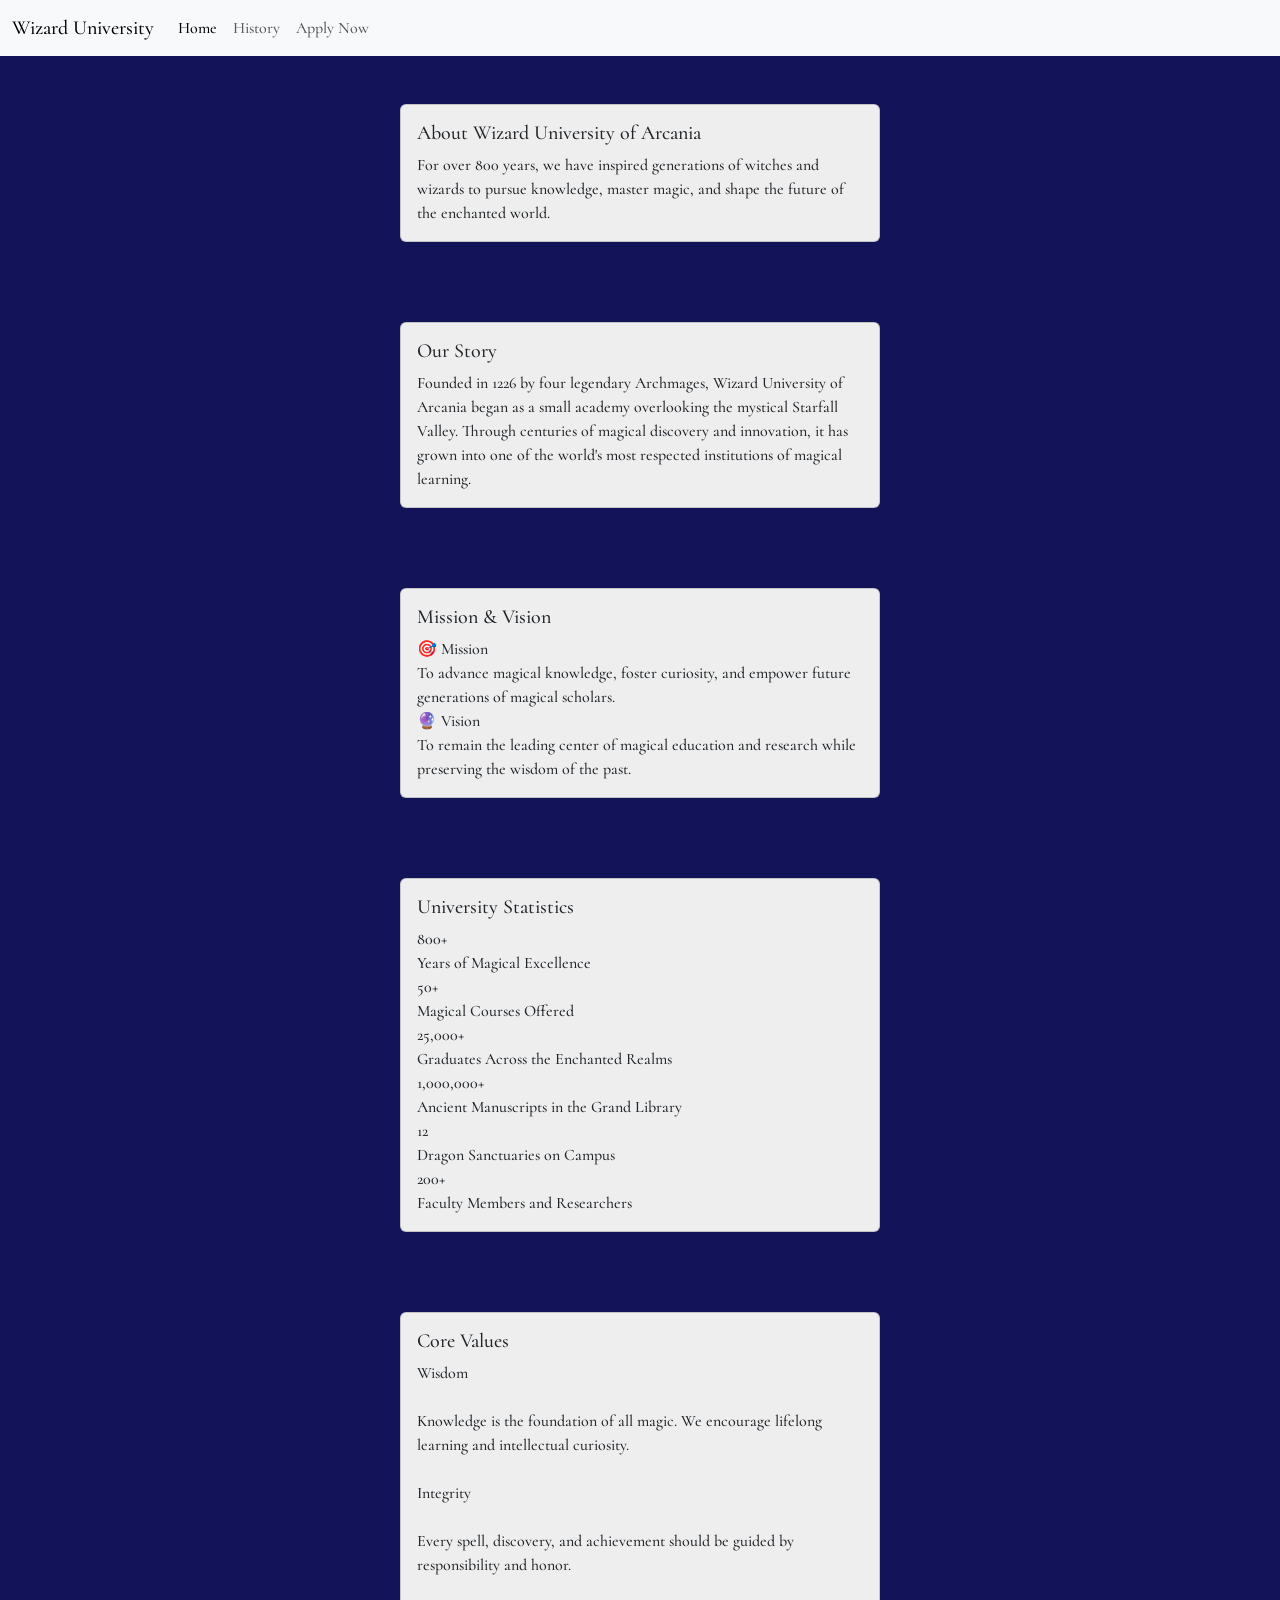
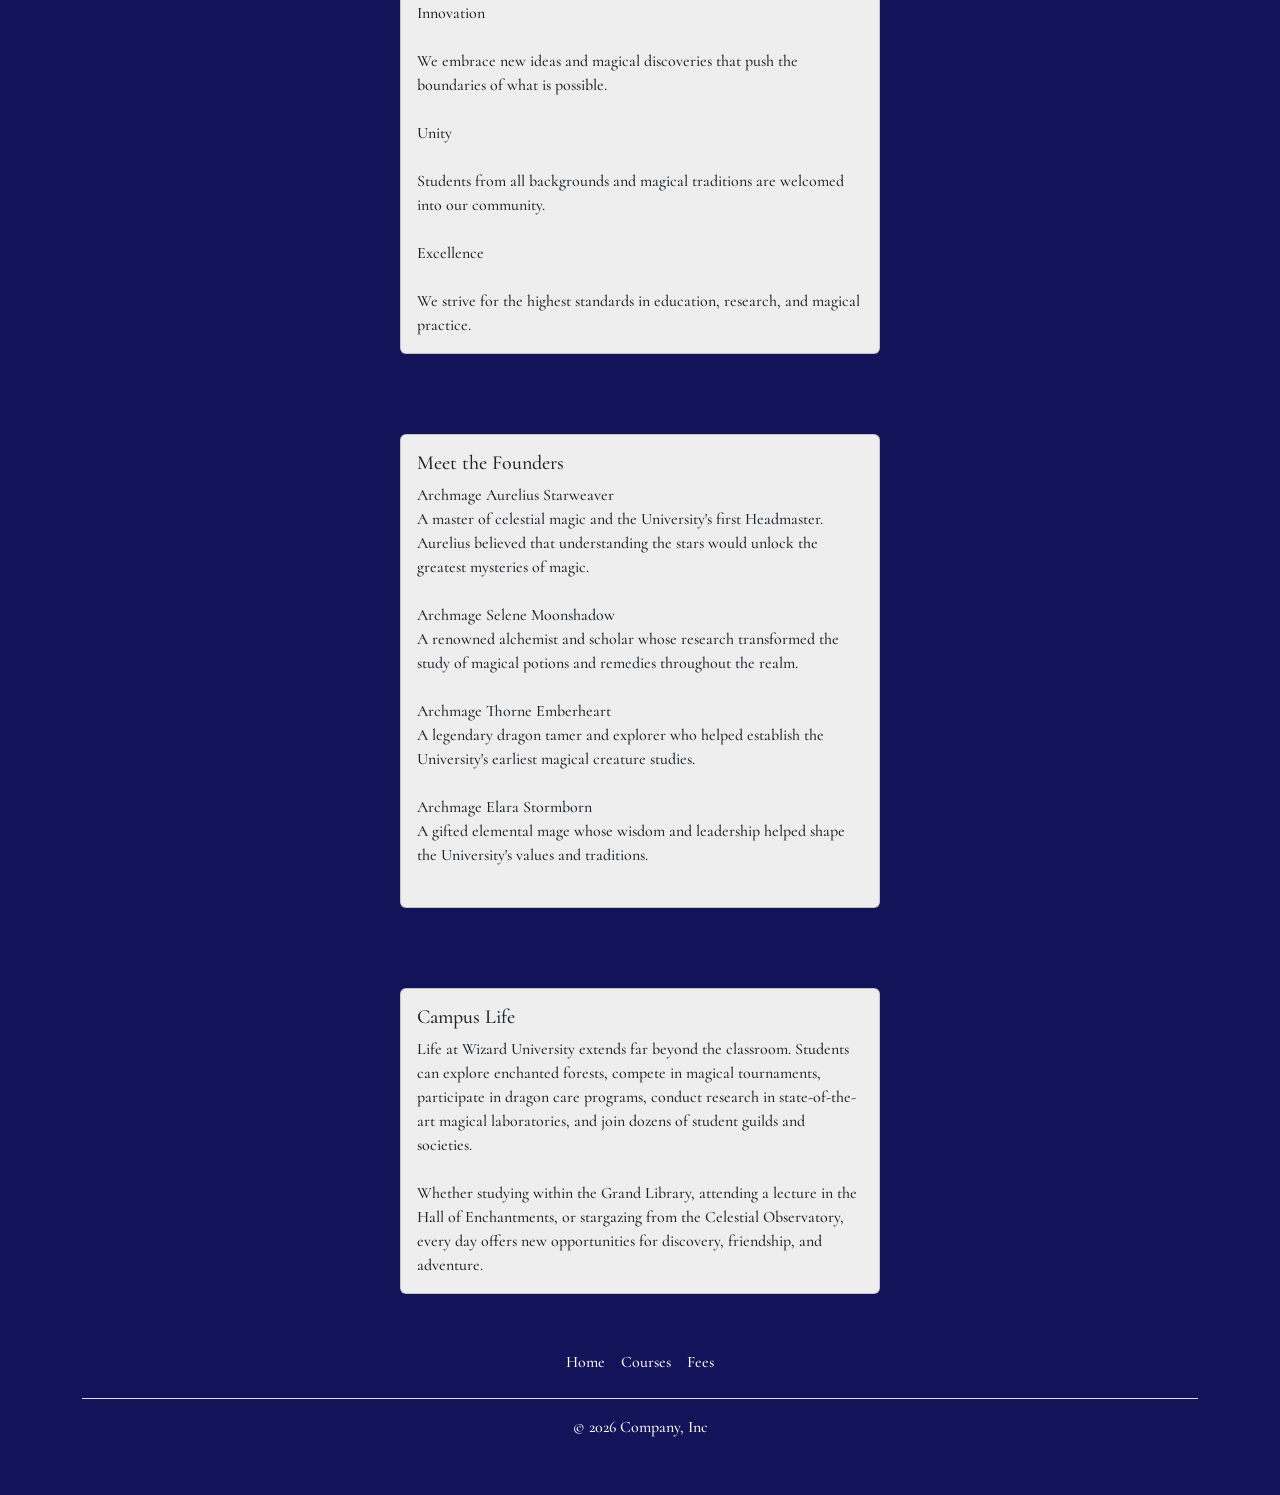
<file: aboutus.html>
<!DOCTYPE html>
<html lang="en">
<head>
    <meta charset="UTF-8">
    <meta name="viewport" content="width=device-width, initial-scale=1.0">
    <title>About Us</title>
    <link rel="preconnect" href="https://fonts.googleapis.com">
    <link rel="preconnect" href="https://fonts.gstatic.com" crossorigin>
    <link href="https://fonts.googleapis.com/css2?family=Cormorant:ital,wght@0,300..700;1,300..700&display=swap" rel="stylesheet">
    <link href="https://cdn.jsdelivr.net/npm/bootstrap@5.3.8/dist/css/bootstrap.min.css" rel="stylesheet" integrity="sha384-sRIl4kxILFvY47J16cr9ZwB07vP4J8+LH7qKQnuqkuIAvNWLzeN8tE5YBujZqJLB" crossorigin="anonymous">
</head>
<style>
    body{
        background-color: #121358;
        font-family: "Cormorant", serif;
        font-optical-sizing: auto;
        font-weight: 500;
        font-style: normal;

    }
        .footer a {
      color: white !important;
    }  
        .text-center{
        color: white !important;
    }
    .card{
        background-color: #EEEEEE;
        width: 30rem;
        margin: 0 auto 2rem auto;
  
    }

</style>
<body>
    <nav class="navbar navbar-expand-lg bg-body-tertiary">
  <div class="container-fluid">
    <a class="navbar-brand" href="./index.html">Wizard University</a>
    <button class="navbar-toggler" type="button" data-bs-toggle="collapse" data-bs-target="#navbarNav" aria-controls="navbarNav" aria-expanded="false" aria-label="Toggle navigation">
      <span class="navbar-toggler-icon"></span>
    </button>
    <div class="collapse navbar-collapse" id="navbarNav">
      <ul class="navbar-nav">
        <li class="nav-item">
          <a class="nav-link active" aria-current="page" href="./index.html">Home</a>
        </li>
        <li>
          <a class="nav-link" href="./history.html">History</a>
        </li>
        <li>
          <a class="nav-link" href="./apply.html">Apply Now</a>
        </li>

      </ul>
    </div>
  </div>
</nav>
<script src="https://cdn.jsdelivr.net/npm/bootstrap@5.3.8/dist/js/bootstrap.bundle.min.js" integrity="sha384-FKyoEForCGlyvwx9Hj09JcYn3nv7wiPVlz7YYwJrWVcXK/BmnVDxM+D2scQbITxI" crossorigin="anonymous"></script>

<br><br>
<div class="card" style="width: 30rem;">
  <div class="card-body">
    <h5 class="card-title">About Wizard University of Arcania</h5>

    <p class="card-text">For over 800 years, we have inspired generations of witches and wizards to pursue knowledge, master magic, and shape the future of the enchanted world.</p>

  </div>
</div>
<br><br>
<div class="card" style="width: 30rem;">
  <div class="card-body">
    <h5 class="card-title">Our Story</h5>

    <p class="card-text">Founded in 1226 by four legendary Archmages, Wizard University of Arcania began as a small academy overlooking the mystical Starfall Valley. Through centuries of magical discovery and innovation, it has grown into one of the world's most respected institutions of magical learning.</p>

  </div>
</div>

<br><br>
<div class="card" style="width: 30rem;">
  <div class="card-body">
    <h5 class="card-title">Mission & Vision</h5>

    <p class="card-text">🎯 Mission<br>

To advance magical knowledge, foster curiosity, and empower future generations of magical scholars.<br>

🔮 Vision<br>

To remain the leading center of magical education and research while preserving the wisdom of the past.</p>

  </div>
</div>

<br><br>
<div class="card" style="width: 30rem;">
  <div class="card-body">
    <h5 class="card-title">University Statistics</h5>

    <p class="card-text">800+<br>

Years of Magical Excellence<br>

50+<br>

Magical Courses Offered<br>

25,000+<br>

Graduates Across the Enchanted Realms<br>

1,000,000+<br>

Ancient Manuscripts in the Grand Library<br>

12<br>

Dragon Sanctuaries on Campus<br>

200+<br>

Faculty Members and Researchers<br></p>

  </div>
</div>

<br><br>
<div class="card" style="width: 30rem;">
  <div class="card-body">
    <h5 class="card-title">Core Values</h5>

    <p class="card-text">
Wisdom<br><br>


Knowledge is the foundation of all magic. We encourage lifelong learning and intellectual curiosity.<br><br>

Integrity<br>
<br>
Every spell, discovery, and achievement should be guided by responsibility and honor.<br><br>


Innovation<br><br>


We embrace new ideas and magical discoveries that push the boundaries of what is possible.<br><br>


Unity<br><br>


Students from all backgrounds and magical traditions are welcomed into our community.<br><br>


Excellence<br><br>


We strive for the highest standards in education, research, and magical practice.<br>
</p>

  </div>
</div>

<br><br>
<div class="card" style="width: 30rem;">
  <div class="card-body">
    <h5 class="card-title">Meet the Founders</h5>

    <p class="card-text">Archmage Aurelius Starweaver<br>

A master of celestial magic and the University's first Headmaster. Aurelius believed that understanding the stars would unlock the greatest mysteries of magic.<br><br>

Archmage Selene Moonshadow<br>

A renowned alchemist and scholar whose research transformed the study of magical potions and remedies throughout the realm.<br><br>

Archmage Thorne Emberheart<br>

A legendary dragon tamer and explorer who helped establish the University's earliest magical creature studies.<br><br>

Archmage Elara Stormborn<br>

A gifted elemental mage whose wisdom and leadership helped shape the University's values and traditions.<br><br></p>

  </div>
</div>


<br><br>
<div class="card" style="width: 30rem;">
  <div class="card-body">
    <h5 class="card-title">Campus Life</h5>

    <p class="card-text">Life at Wizard University extends far beyond the classroom. Students can explore enchanted forests, compete in magical tournaments, participate in dragon care programs, conduct research in state-of-the-art magical laboratories, and join dozens of student guilds and societies.<br><br>

Whether studying within the Grand Library, attending a lecture in the Hall of Enchantments, or stargazing from the Celestial Observatory, every day offers new opportunities for discovery, friendship, and adventure.</p>

  </div>
</div>

<div class="footer">
  <div class="container"> 
    <footer class="py-3 my-4"> 
        
        <ul class="nav justify-content-center border-bottom pb-3 mb-3"> 
            <li class="nav-item">
              <a href="./index.html" class="nav-link px-2 text-body-secondary">Home</a>
            </li> 
            <li class="nav-item">
                <a href="./Course1.html" class="nav-link px-2 text-body-secondary">Courses</a>
            </li> 
            <li class="nav-item">
                
                <a href="./fees.html" class="nav-link px-2 text-body-secondary">Fees</a>
            </li> 
        
 
        </ul> 
            <p class="text-center text-body-secondary">© 2026 Company, Inc</p> 
    </footer> 
</div>
</div>
    
</body>
</html>
</file>
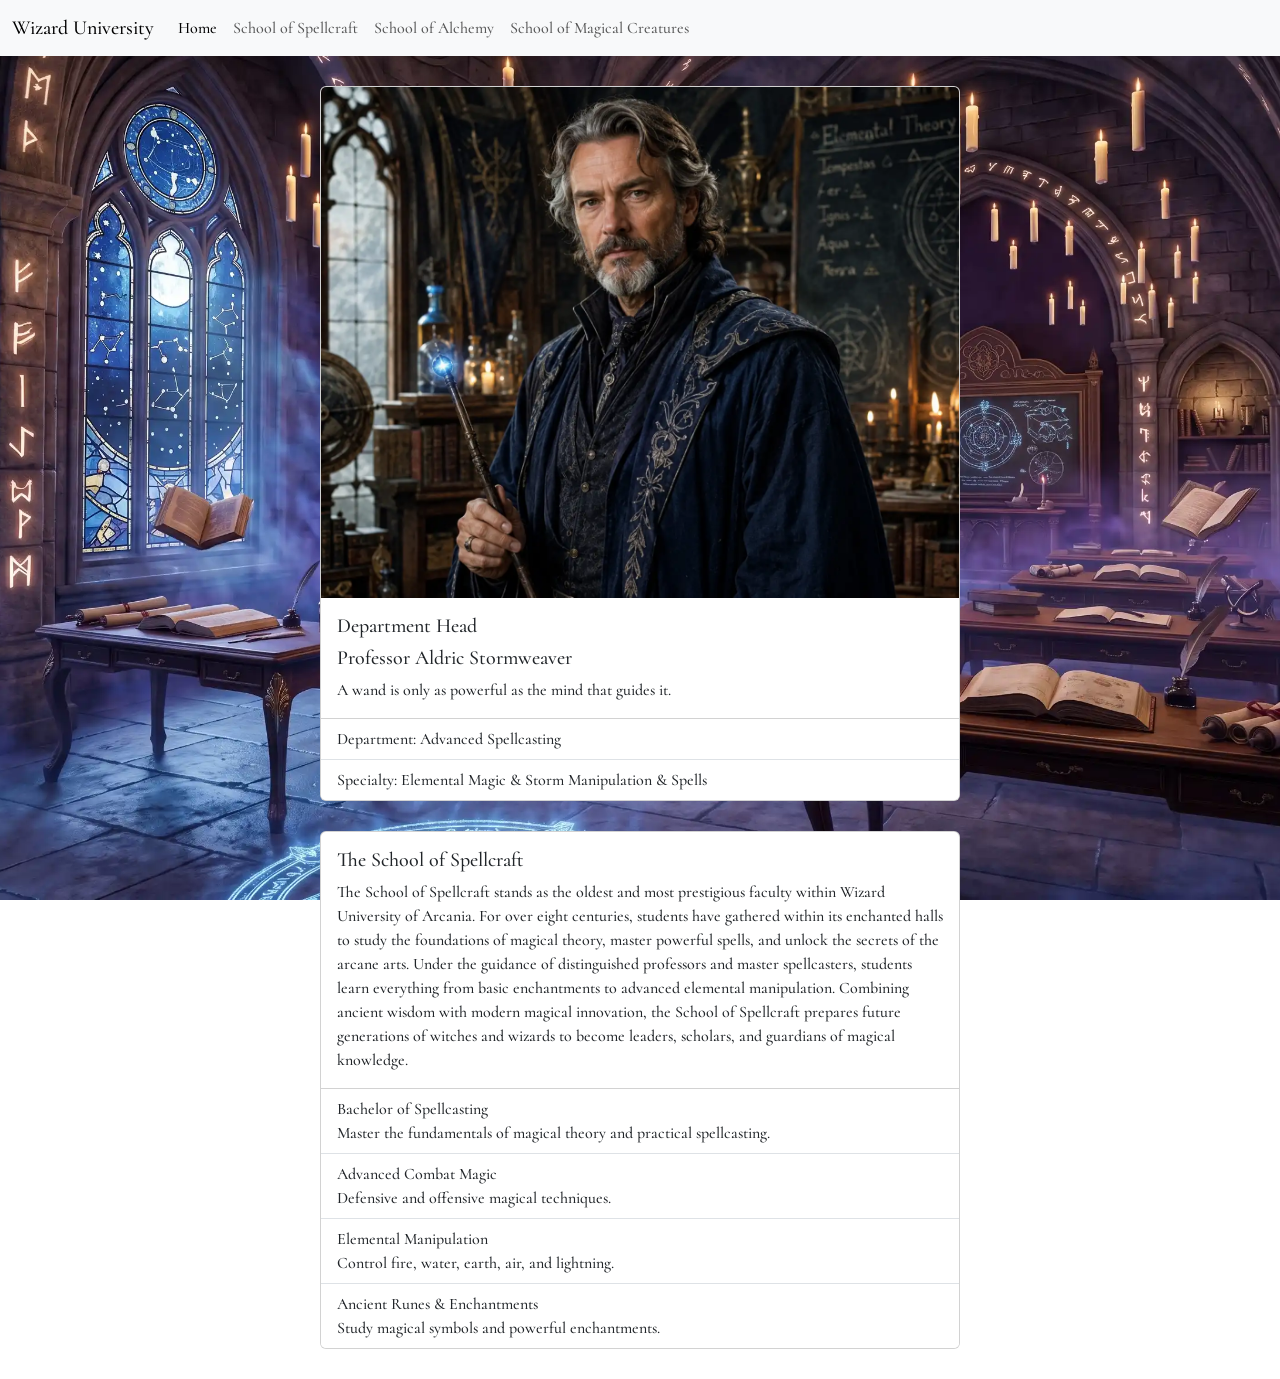
<file: Course1.html>
<!DOCTYPE html>
<html lang="en">
<head>
    <meta charset="UTF-8">
    <meta name="viewport" content="width=device-width, initial-scale=1.0">
    <title>Courses</title>
    <link rel="preconnect" href="https://fonts.googleapis.com">
    <link rel="preconnect" href="https://fonts.gstatic.com" crossorigin>
    <link href="https://fonts.googleapis.com/css2?family=Cormorant:ital,wght@0,300..700;1,300..700&display=swap" rel="stylesheet">
    <link href="https://cdn.jsdelivr.net/npm/bootstrap@5.3.8/dist/css/bootstrap.min.css" rel="stylesheet" integrity="sha384-sRIl4kxILFvY47J16cr9ZwB07vP4J8+LH7qKQnuqkuIAvNWLzeN8tE5YBujZqJLB" crossorigin="anonymous">
</head>
<style>
  body{
    background-image: url('./assets/cour1.webp') !important;
    background-size: cover !important;
    background-position: center !important;
    background-repeat: no-repeat !important;
    background-attachment: fixed !important;
    font-family: "Cormorant", serif;
    font-optical-sizing: auto;
    font-weight: 500;
    font-style: normal;
  }
    .flex-container{
        display: flex;
        align-items: center;
        justify-content: center;
        margin-top: 30px;
        margin-bottom: 30px;
    }



</style>


<body>
    <nav class="navbar navbar-expand-lg bg-body-tertiary">
  <div class="container-fluid">
    <a class="navbar-brand" href="./index.html">Wizard University</a>
    <button class="navbar-toggler" type="button" data-bs-toggle="collapse" data-bs-target="#navbarNav" aria-controls="navbarNav" aria-expanded="false" aria-label="Toggle navigation">
      <span class="navbar-toggler-icon"></span>
    </button>
    <div class="collapse navbar-collapse" id="navbarNav">
      <ul class="navbar-nav">
        <li class="nav-item">
          <a class="nav-link active" aria-current="page" href="./index.html">Home</a>
        </li>
        <li class="nav-item">
          <a class="nav-link" href="./Course1.html">School of Spellcraft</a>
        </li>
        <li class="nav-item">
          <a class="nav-link" href="./course2.html">School of Alchemy</a>
        </li>
        <li class="nav-item">
          <a class="nav-link" href="./Course3.html">School of Magical Creatures</a>
        </li>





      </ul>
    </div>
  </div>
</nav>
<script src="https://cdn.jsdelivr.net/npm/bootstrap@5.3.8/dist/js/bootstrap.bundle.min.js" integrity="sha384-FKyoEForCGlyvwx9Hj09JcYn3nv7wiPVlz7YYwJrWVcXK/BmnVDxM+D2scQbITxI" crossorigin="anonymous"></script>
    


    <div class="flex-container">
    <div class="card" style="width: 40rem;">
  <img src="./assets/prof1.webp" class="card-img-top" alt="Professor Aldric Stormweaver">
  <div class="card-body">
    <h5 class="card-title">Department Head</h5>
    <h5 class="card-title">Professor Aldric Stormweaver</h5>
    <p class="card-text">A wand is only as powerful as the mind that guides it.</p>
  </div>
  <ul class="list-group list-group-flush">
    <li class="list-group-item">Department: Advanced Spellcasting</li>
    <li class="list-group-item">Specialty: Elemental Magic & Storm Manipulation & Spells</li>

  </ul>

</div>
</div>
    <div class="flex-container">
    <div class="card" style="width: 40rem;">

  <div class="card-body">
    <h5 class="card-title">The School of Spellcraft</h5>
    <p class="card-text">The School of Spellcraft stands as the oldest and most prestigious faculty within Wizard University of Arcania. For over eight centuries, students have gathered within its enchanted halls to study the foundations of magical theory, master powerful spells, and unlock the secrets of the arcane arts.

Under the guidance of distinguished professors and master spellcasters, students learn everything from basic enchantments to advanced elemental manipulation. Combining ancient wisdom with modern magical innovation, the School of Spellcraft prepares future generations of witches and wizards to become leaders, scholars, and guardians of magical knowledge.</p>
  </div>
  <ol class="list-group list-group-flush">
    <li class="list-group-item">Bachelor of Spellcasting<br>

Master the fundamentals of magical theory and practical spellcasting.</li>
    <li class="list-group-item">Advanced Combat Magic<br>

Defensive and offensive magical techniques.</li>
    <li class="list-group-item">Elemental Manipulation<br>

Control fire, water, earth, air, and lightning.</li>
   <li class="list-group-item">Ancient Runes & Enchantments<br>

Study magical symbols and powerful enchantments.</li>
  </ol>



</div>
</div>


</body>
</html>
</file>
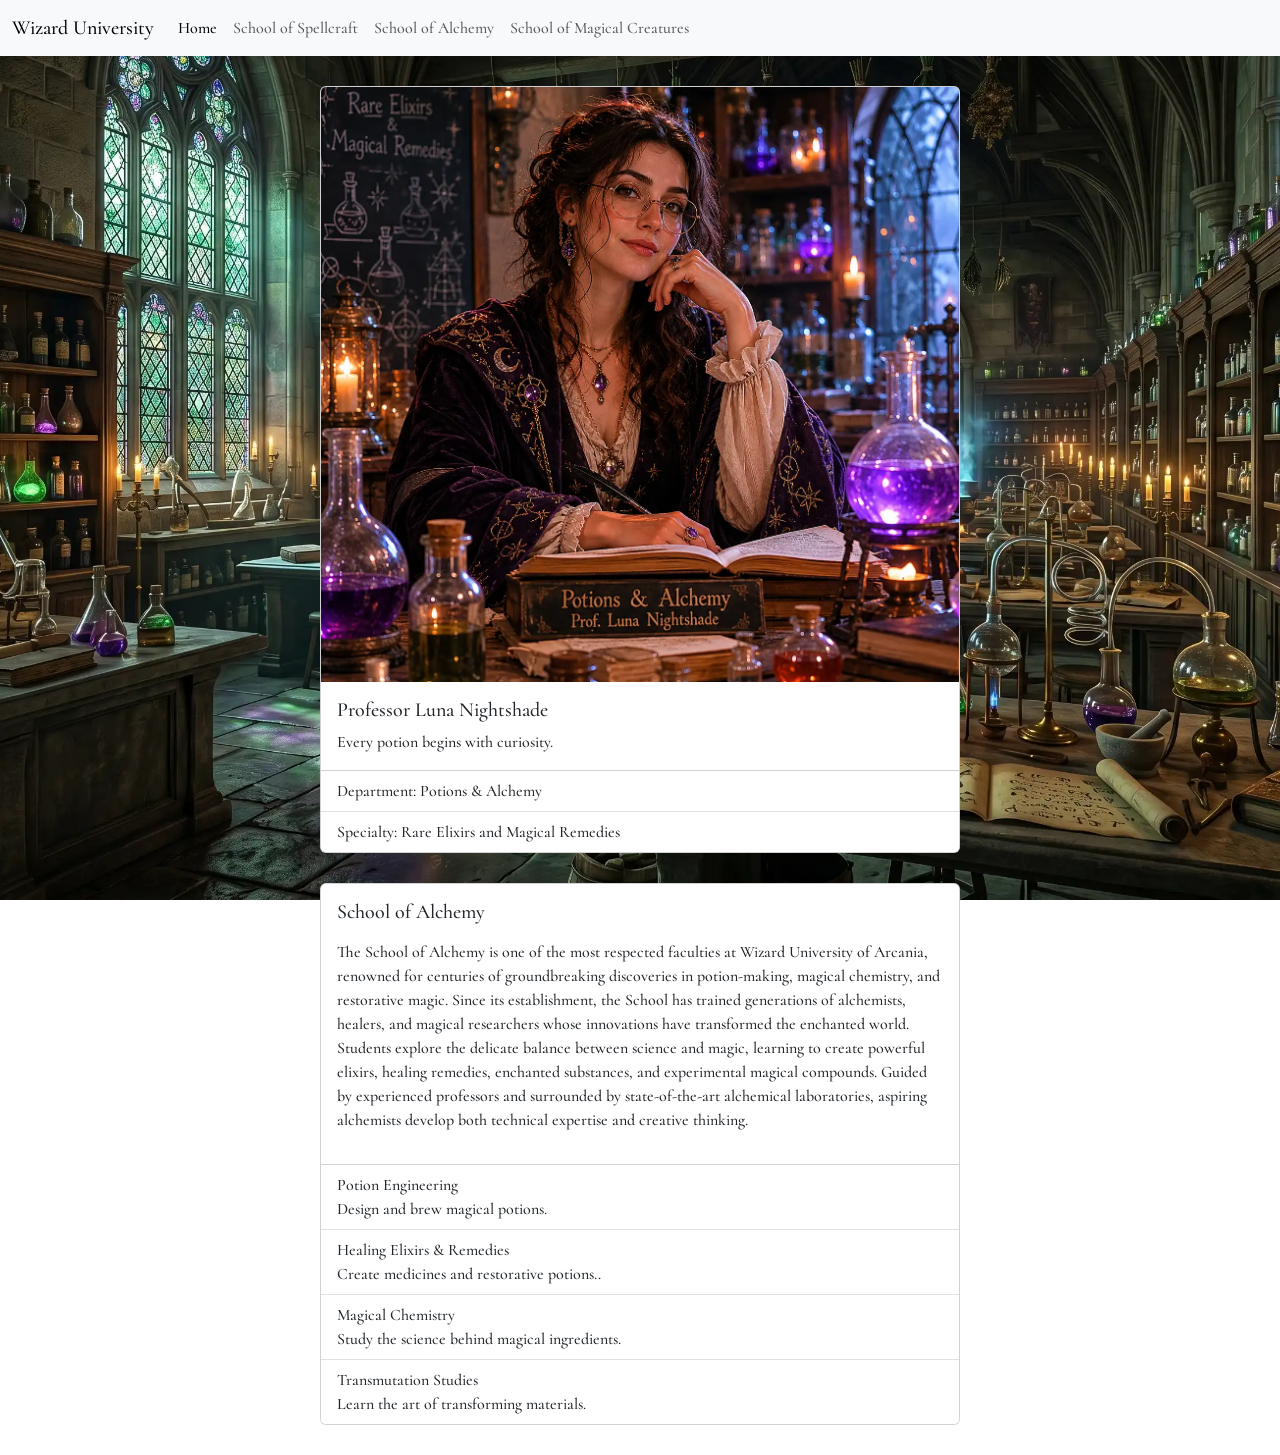
<file: course2.html>
<!DOCTYPE html>
<html lang="en">
<head>
    <meta charset="UTF-8">
    <meta name="viewport" content="width=device-width, initial-scale=1.0">
    <title>Courses</title>
    <link rel="preconnect" href="https://fonts.googleapis.com">
    <link rel="preconnect" href="https://fonts.gstatic.com" crossorigin>
    <link href="https://fonts.googleapis.com/css2?family=Cormorant:ital,wght@0,300..700;1,300..700&display=swap" rel="stylesheet">
    <link href="https://cdn.jsdelivr.net/npm/bootstrap@5.3.8/dist/css/bootstrap.min.css" rel="stylesheet" integrity="sha384-sRIl4kxILFvY47J16cr9ZwB07vP4J8+LH7qKQnuqkuIAvNWLzeN8tE5YBujZqJLB" crossorigin="anonymous">
</head>
<style>
  body{
    background-image: url('./assets/cour2.webp') !important;
    background-size: cover !important;
    background-position: center !important;
    background-repeat: no-repeat !important;
    background-attachment: fixed !important;
    font-family: "Cormorant", serif;
    font-optical-sizing: auto;
    font-weight: 500;
    font-style: normal;
  }
    .flex-container{
        display: flex;
        align-items: center;
        justify-content: center;
        margin-top: 30px;
        margin-bottom: 30px;
    }



</style>


<body>
    <nav class="navbar navbar-expand-lg bg-body-tertiary">
  <div class="container-fluid">
    <a class="navbar-brand" href="./index.html">Wizard University</a>
    <button class="navbar-toggler" type="button" data-bs-toggle="collapse" data-bs-target="#navbarNav" aria-controls="navbarNav" aria-expanded="false" aria-label="Toggle navigation">
      <span class="navbar-toggler-icon"></span>
    </button>
    <div class="collapse navbar-collapse" id="navbarNav">
      <ul class="navbar-nav">
        <li class="nav-item">
          <a class="nav-link active" aria-current="page" href="./index.html">Home</a>
        </li>
        <li class="nav-item">
          <a class="nav-link" href="./Course1.html">School of Spellcraft</a>
        </li>
        <li class="nav-item">
          <a class="nav-link" href="./course2.html">School of Alchemy</a>
        </li>
        <li class="nav-item">
          <a class="nav-link" href="./Course3.html">School of Magical Creatures</a>
        </li>
 




      </ul>
    </div>
  </div>
</nav>
<script src="https://cdn.jsdelivr.net/npm/bootstrap@5.3.8/dist/js/bootstrap.bundle.min.js" integrity="sha384-FKyoEForCGlyvwx9Hj09JcYn3nv7wiPVlz7YYwJrWVcXK/BmnVDxM+D2scQbITxI" crossorigin="anonymous"></script>
    
     <div class="flex-container">
    <div class="card" style="width: 40rem;">
  <img src="./assets/prof2.webp" class="card-img-top" alt="Professor Aldric Stormweaver">
  <div class="card-body">
    <h5 class="card-title">Professor Luna Nightshade</h5>
    <p class="card-text">Every potion begins with curiosity.</p>
  </div>
  <ul class="list-group list-group-flush">
    <li class="list-group-item">Department: Potions & Alchemy</li>
    <li class="list-group-item">Specialty: Rare Elixirs and Magical Remedies</li>

  </ul>

</div>
</div>
    <div class="flex-container">
    <div class="card" style="width: 40rem;">

  <div class="card-body">
    <h5 class="card-title">School of Alchemy</h5>
    <p class="card-text"></p>The School of Alchemy is one of the most respected faculties at Wizard University of Arcania, renowned for centuries of groundbreaking discoveries in potion-making, magical chemistry, and restorative magic. Since its establishment, the School has trained generations of alchemists, healers, and magical researchers whose innovations have transformed the enchanted world.

Students explore the delicate balance between science and magic, learning to create powerful elixirs, healing remedies, enchanted substances, and experimental magical compounds. Guided by experienced professors and surrounded by state-of-the-art alchemical laboratories, aspiring alchemists develop both technical expertise and creative thinking.</p>
  </div>
  <ol class="list-group list-group-flush">
    <li class="list-group-item">Potion Engineering<br>

Design and brew magical potions.</li>
    <li class="list-group-item">Healing Elixirs & Remedies<br>

Create medicines and restorative potions..</li>
    <li class="list-group-item">Magical Chemistry<br>

Study the science behind magical ingredients.</li>
   <li class="list-group-item">Transmutation Studies<br>

Learn the art of transforming materials.</li>
  </ol>



</div>
</div>


</body>
</html>
</file>
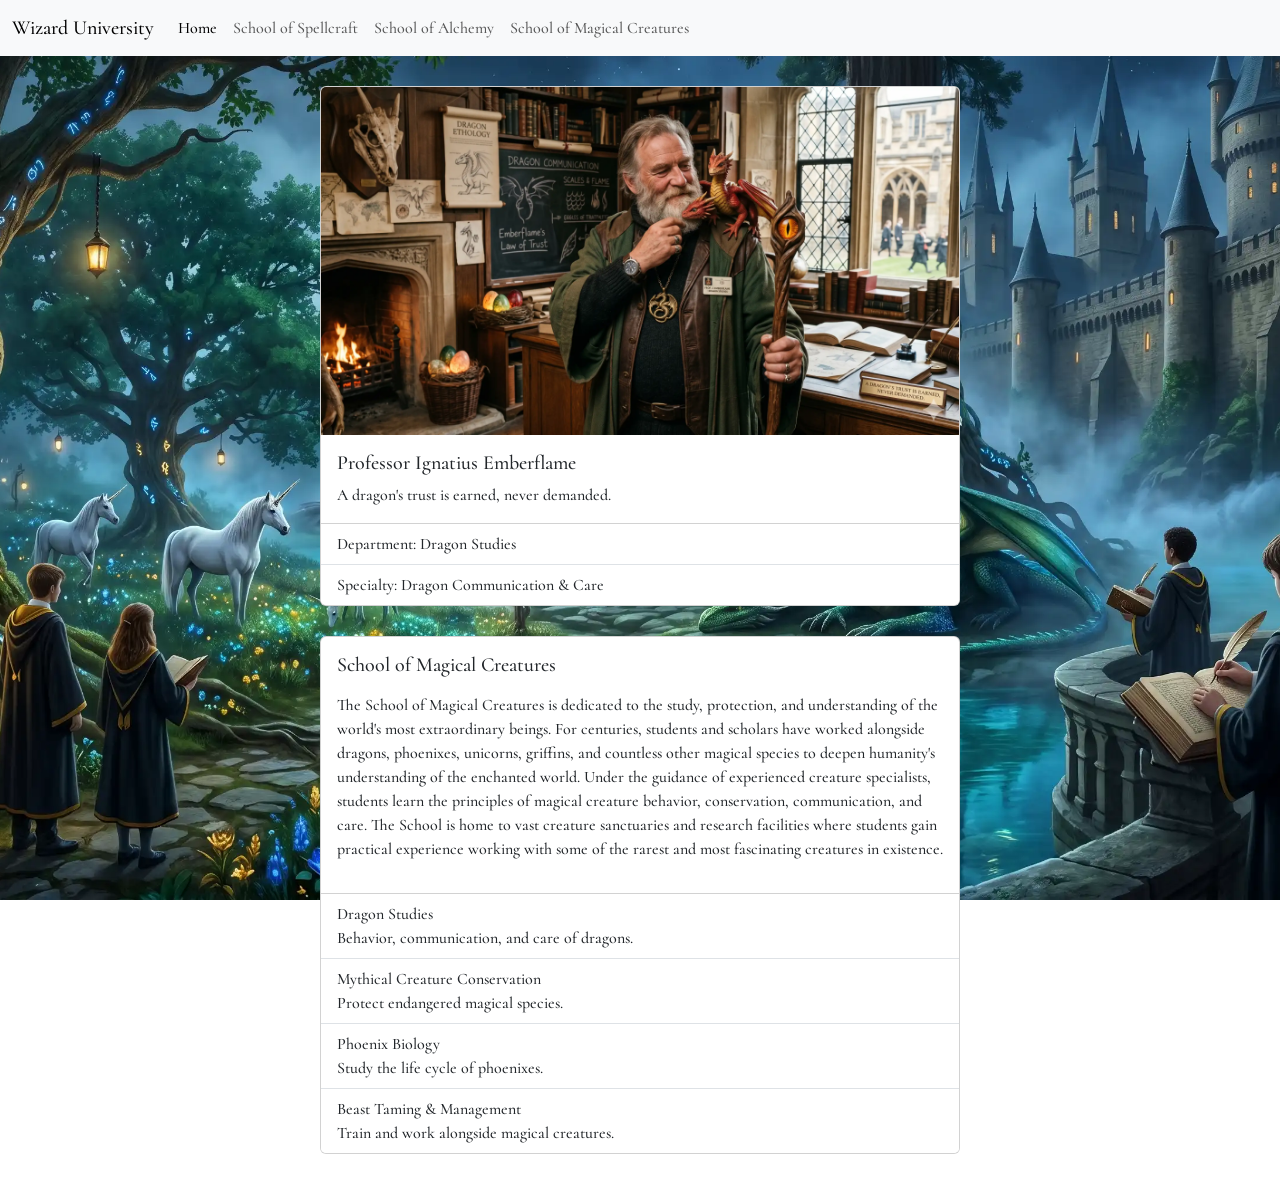
<file: Course3.html>
<!DOCTYPE html>
<html lang="en">
<head>
    <meta charset="UTF-8">
    <meta name="viewport" content="width=device-width, initial-scale=1.0">
    <title>Courses</title>
    <link rel="preconnect" href="https://fonts.googleapis.com">
    <link rel="preconnect" href="https://fonts.gstatic.com" crossorigin>
    <link href="https://fonts.googleapis.com/css2?family=Cormorant:ital,wght@0,300..700;1,300..700&display=swap" rel="stylesheet">
    <link href="https://cdn.jsdelivr.net/npm/bootstrap@5.3.8/dist/css/bootstrap.min.css" rel="stylesheet" integrity="sha384-sRIl4kxILFvY47J16cr9ZwB07vP4J8+LH7qKQnuqkuIAvNWLzeN8tE5YBujZqJLB" crossorigin="anonymous">
</head>
<style>
  body{
    background-image: url('./assets/cour3.webp') !important;
    background-size: cover !important;
    background-position: center !important;
    background-repeat: no-repeat !important;
    background-attachment: fixed !important;
    font-family: "Cormorant", serif;
    font-optical-sizing: auto;
    font-weight: 500;
    font-style: normal;
  }
    .flex-container{
        display: flex;
        align-items: center;
        justify-content: center;
        margin-top: 30px;
        margin-bottom: 30px;
    }



</style>


<body>
    <nav class="navbar navbar-expand-lg bg-body-tertiary">
  <div class="container-fluid">
    <a class="navbar-brand" href="./index.html">Wizard University</a>
    <button class="navbar-toggler" type="button" data-bs-toggle="collapse" data-bs-target="#navbarNav" aria-controls="navbarNav" aria-expanded="false" aria-label="Toggle navigation">
      <span class="navbar-toggler-icon"></span>
    </button>
    <div class="collapse navbar-collapse" id="navbarNav">
      <ul class="navbar-nav">
        <li class="nav-item">
          <a class="nav-link active" aria-current="page" href="./index.html">Home</a>
        </li>
        <li class="nav-item">
          <a class="nav-link" href="./Course1.html">School of Spellcraft</a>
        </li>
        <li class="nav-item">
          <a class="nav-link" href="./course2.html">School of Alchemy</a>
        </li>
        <li class="nav-item">
          <a class="nav-link" href="./Course3.html">School of Magical Creatures</a>


      </ul>
    </div>
  </div>
</nav>
<script src="https://cdn.jsdelivr.net/npm/bootstrap@5.3.8/dist/js/bootstrap.bundle.min.js" integrity="sha384-FKyoEForCGlyvwx9Hj09JcYn3nv7wiPVlz7YYwJrWVcXK/BmnVDxM+D2scQbITxI" crossorigin="anonymous"></script>
    
  <div class="flex-container">
    <div class="card" style="width: 40rem;">
  <img src="./assets/prof3.webp" class="card-img-top" alt="Professor Aldric Stormweaver">
  <div class="card-body">
    <h5 class="card-title">Professor Ignatius Emberflame</h5>
    <p class="card-text">A dragon's trust is earned, never demanded.</p>
  </div>
  <ul class="list-group list-group-flush">
    <li class="list-group-item">Department: Dragon Studies</li>
    <li class="list-group-item">Specialty: Dragon Communication & Care</li>

  </ul>

</div>
</div>
    <div class="flex-container">
    <div class="card" style="width: 40rem;">

  <div class="card-body">
    <h5 class="card-title">School of Magical Creatures</h5>
    <p class="card-text"></p>The School of Magical Creatures is dedicated to the study, protection, and understanding of the world's most extraordinary beings. For centuries, students and scholars have worked alongside dragons, phoenixes, unicorns, griffins, and countless other magical species to deepen humanity's understanding of the enchanted world.

Under the guidance of experienced creature specialists, students learn the principles of magical creature behavior, conservation, communication, and care. The School is home to vast creature sanctuaries and research facilities where students gain practical experience working with some of the rarest and most fascinating creatures in existence.</p>
  </div>
  <ol class="list-group list-group-flush">
    <li class="list-group-item">Dragon Studies<br>

Behavior, communication, and care of dragons.</li>
    <li class="list-group-item">Mythical Creature Conservation<br>

Protect endangered magical species.</li>
    <li class="list-group-item">Phoenix Biology<br>

Study the life cycle of phoenixes.</li>
   <li class="list-group-item">Beast Taming & Management<br>

Train and work alongside magical creatures.</li>
  </ol>



</div>
</div>


</body>
</html>
</file>
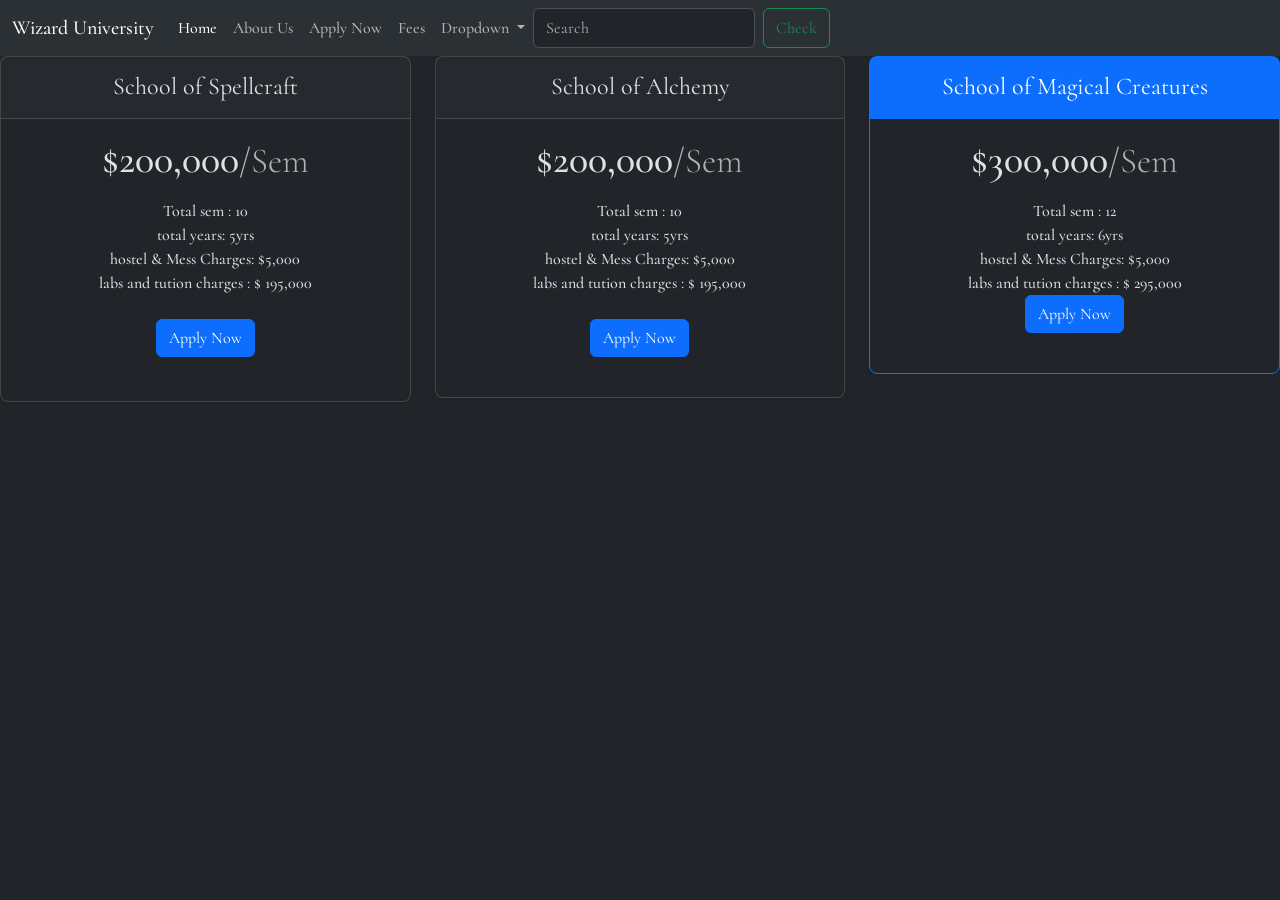
<file: fees.html>
<!DOCTYPE html>
<html lang="en" data-bs-theme="dark" >
<head>
    <meta charset="UTF-8">
    <meta name="viewport" content="width=device-width, initial-scale=1.0">
    <title>Fees</title>
    <link href="https://cdn.jsdelivr.net/npm/bootstrap@5.3.8/dist/css/bootstrap.min.css" rel="stylesheet" integrity="sha384-sRIl4kxILFvY47J16cr9ZwB07vP4J8+LH7qKQnuqkuIAvNWLzeN8tE5YBujZqJLB" crossorigin="anonymous">
    <link rel="preconnect" href="https://fonts.googleapis.com">
    <link rel="preconnect" href="https://fonts.gstatic.com" crossorigin>
    <link href="https://fonts.googleapis.com/css2?family=Cormorant:ital,wght@0,300..700;1,300..700&display=swap" rel="stylesheet">
</head>


<style>
    body{
    font-family: "Cormorant", serif;
    font-optical-sizing: auto;
    font-weight: 500;
    font-style: normal;
    }
</style>
<body>

        <nav class="navbar navbar-expand-lg bg-body-tertiary">
  <div class="container-fluid">
    <a class="navbar-brand" href="./index.html">Wizard University</a>
    <button class="navbar-toggler" type="button" data-bs-toggle="collapse" data-bs-target="#navbarSupportedContent" aria-controls="navbarSupportedContent" aria-expanded="false" aria-label="Toggle navigation">
      <span class="navbar-toggler-icon"></span>
    </button>
    <div class="collapse navbar-collapse" id="navbarSupportedContent">
      <ul class="navbar-nav me-auto mb-2 mb-lg-0">
        <li class="nav-item">
          <a class="nav-link active" aria-current="page" href="./index.html">Home</a>
        </li>
        <li class="nav-item">
          <a class="nav-link" href="./aboutus.html">About Us</a>
        </li>
        <li class="nav-item">
          <a class="nav-link" href="./aboutus.html">Apply Now</a>
        </li>
        <li class="nav-item">
          <a class="nav-link" href="./fees.html">Fees</a>
        </li>
        <li class="nav-item dropdown">
          <a class="nav-link dropdown-toggle" href="#" role="button" data-bs-toggle="dropdown" aria-expanded="false">
            Dropdown
          </a>
          <ul class="dropdown-menu">
            <li><a class="dropdown-item" href="./topstu1.html">Top Students</a></li>
            <li><a class="dropdown-item" href="./Course1.html">Courses</a></li>
            <li><hr class="dropdown-divider"></li>
            <li><a class="dropdown-item" href="./history.html">History</a></li>
       
          </ul>
        </li>

      <form class="d-flex" role="search">
        <input class="form-control me-2" type="search" placeholder="Search" aria-label="Search"/>
        <button class="btn btn-outline-success" type="submit">Check</button>
      </form>
    </div>
  </div>
</nav>
    <div class="row row-cols-1 row-cols-md-3 mb-3 text-center"> 
        <div class="col"> 
            <div class="card mb-4 rounded-3 shadow-sm"> 
                <div class="card-header py-3"> 
                   <h4 class="my-0 fw-normal">School of Spellcraft</h4> 
                </div> 
                <div class="card-body"> 
                    <h1 class="card-title pricing-card-title">$200,000<small class="text-body-secondary fw-light">/Sem</small></h1> 
                    
                    <ul class="list-unstyled mt-3 mb-4"> 
                        <li>Total sem : 10</li> 
                        <li>total years: 5yrs</li> 
                        <li>hostel  & Mess Charges: $5,000</li> 
                        <li>labs and tution charges : $ 195,000</li>
                     </ul> 
                     <button type="button" class="btn btn-primary" style="margin-bottom: 28.5px;" onclick="window.location.href='./apply.html'">Apply Now</button>
                    </div> 
                </div> 
            </div> 
            <div class="col"> 
                <div class="card mb-4 rounded-3 shadow-sm"> 
                    <div class="card-header py-3"> 
                        <h4 class="my-0 fw-normal">School of Alchemy</h4> 
                    </div> <div class="card-body"> 
                        <h1 class="card-title pricing-card-title">$200,000<small class="text-body-secondary fw-light">/Sem</small></h1> 
                        <ul class="list-unstyled mt-3 mb-4"> 
                    <ul class="list-unstyled mt-3 mb-4"> 
                        <li>Total sem : 10</li> 
                        <li>total years: 5yrs</li> 
                        <li>hostel  & Mess Charges: $5,000</li> 
                        <li>labs and tution charges : $ 195,000</li>
                     </ul> 
                            <button type="button" class="btn btn-primary" onclick="window.location.href='./apply.html'">Apply Now</button>
                        </div> 
                    </div> 
                </div> 
                <div class="col"> 
                    <div class="card mb-4 rounded-3 shadow-sm border-primary"> 
                        <div class="card-header py-3 text-bg-primary border-primary"> 
                            <h4 class="my-0 fw-normal">School of Magical Creatures</h4> 
                        </div> <div class="card-body"> 
                            <h1 class="card-title pricing-card-title">$300,000<small class="text-body-secondary fw-light">/Sem</small></h1> 
                        <ul class="list-unstyled mt-3 mb-4"> 
                        <li>Total sem : 12</li> 
                        <li>total years: 6yrs</li> 
                        <li>hostel  & Mess Charges: $5,000</li> 
                        <li>labs and tution charges : $ 295,000</li>
                                <button type="button" class="btn btn-primary" onclick="window.location.href='./apply.html'">Apply Now</button> 
                            </div> 
                        </div> 
                    </div> 
                </div>
<script src="https://cdn.jsdelivr.net/npm/bootstrap@5.3.8/dist/js/bootstrap.bundle.min.js" integrity="sha384-FKyoEForCGlyvwx9Hj09JcYn3nv7wiPVlz7YYwJrWVcXK/BmnVDxM+D2scQbITxI" crossorigin="anonymous"></script>

</body>
</html>
</file>
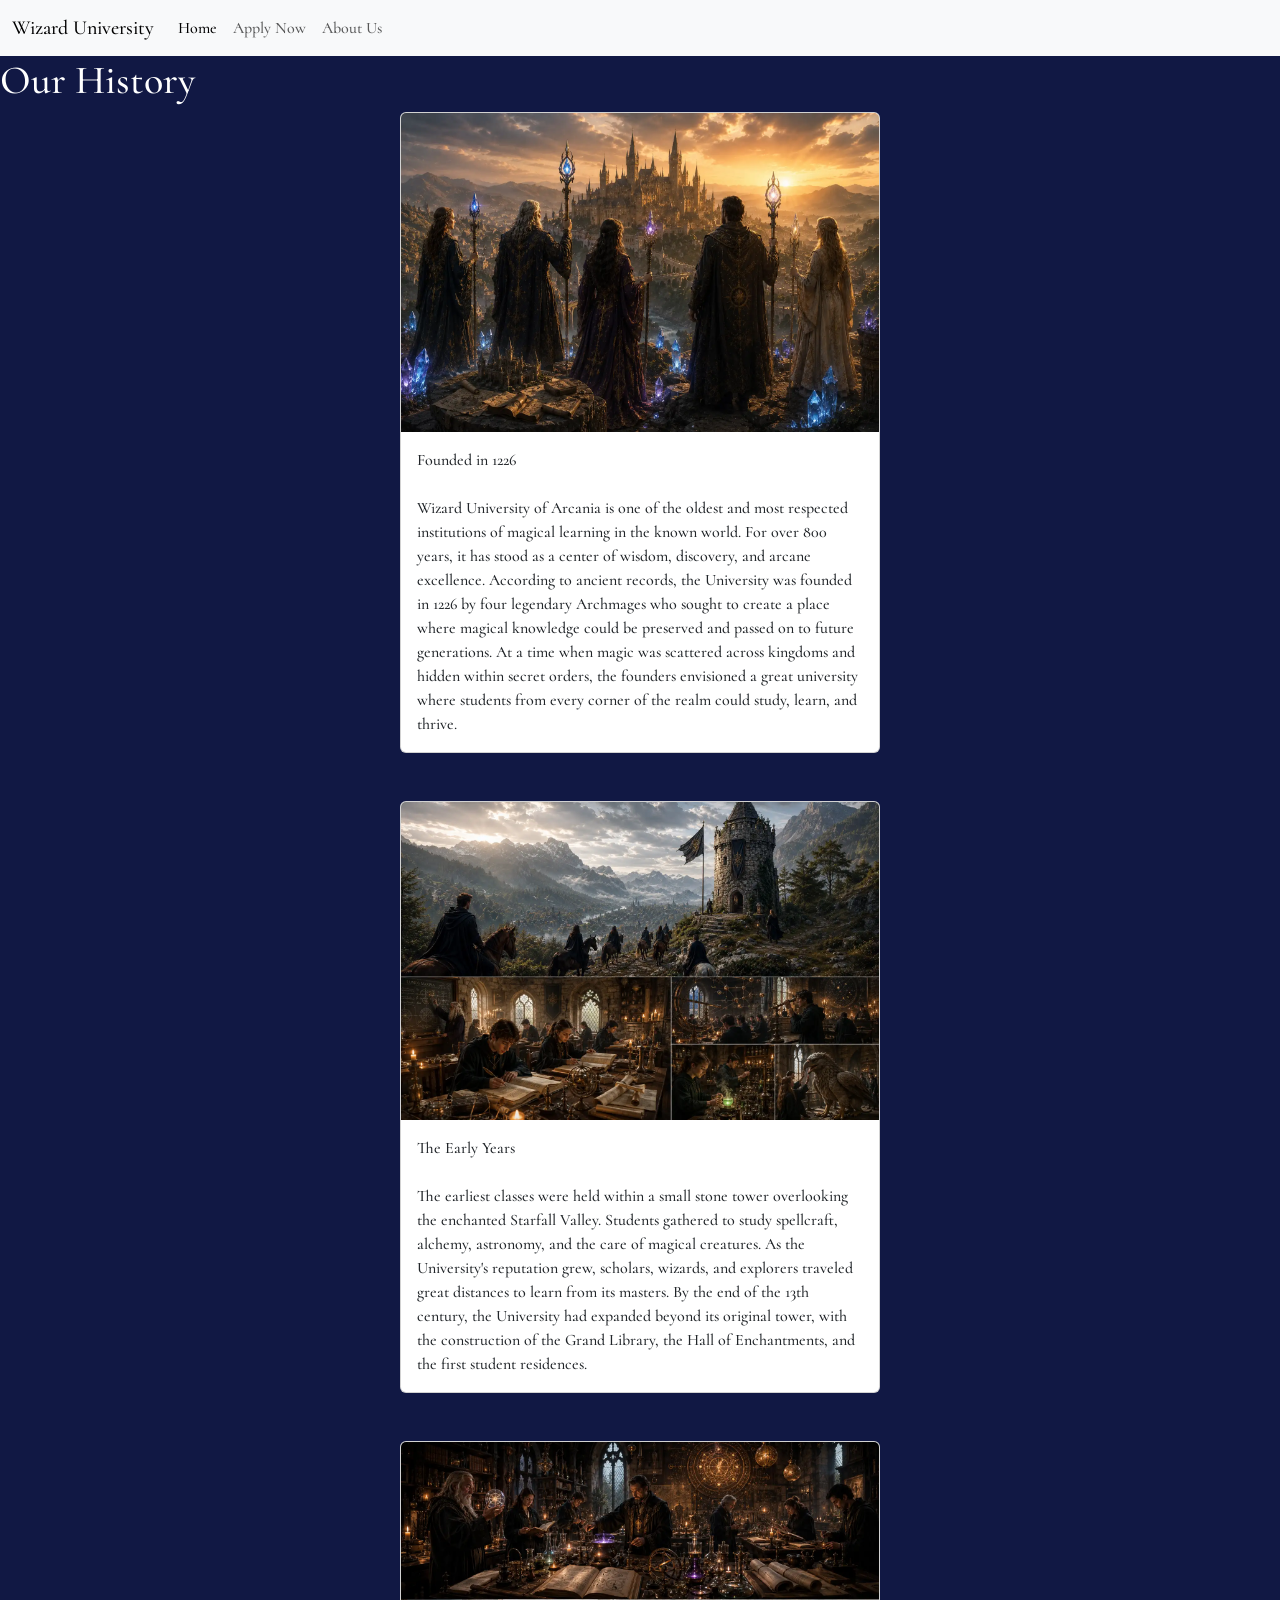
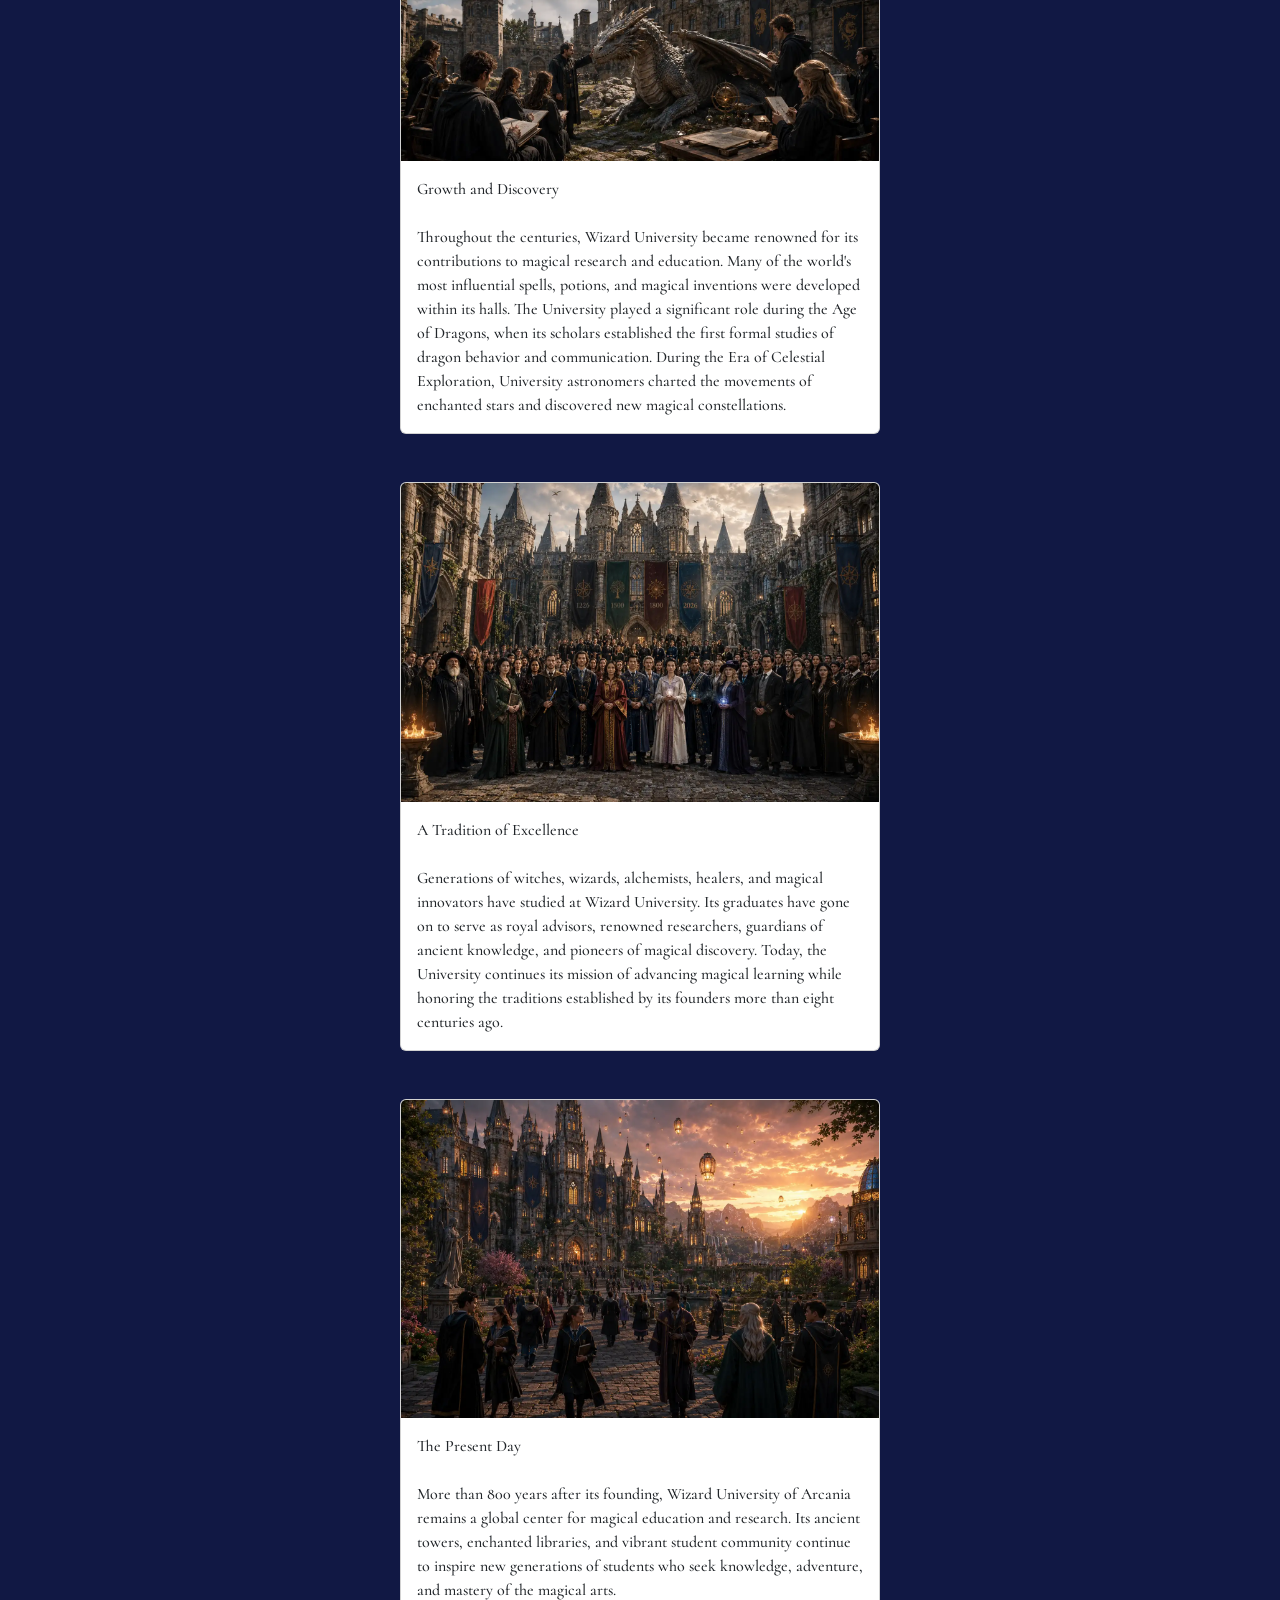
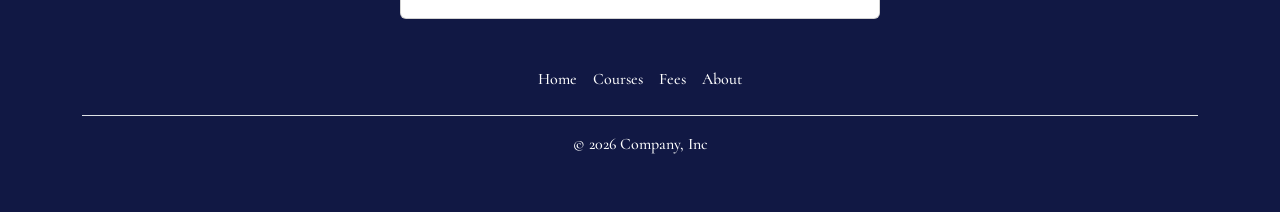
<file: history.html>
<!DOCTYPE html>
<html lang="en">
<head>
    <meta charset="UTF-8">
    <meta name="viewport" content="width=device-width, initial-scale=1.0">
    <title>History</title>
    <link rel="preconnect" href="https://fonts.googleapis.com">
    <link rel="preconnect" href="https://fonts.gstatic.com" crossorigin>
    <link href="https://fonts.googleapis.com/css2?family=Cormorant:ital,wght@0,300..700;1,300..700&display=swap" rel="stylesheet">
    <link href="https://cdn.jsdelivr.net/npm/bootstrap@5.3.8/dist/css/bootstrap.min.css" rel="stylesheet" integrity="sha384-sRIl4kxILFvY47J16cr9ZwB07vP4J8+LH7qKQnuqkuIAvNWLzeN8tE5YBujZqJLB" crossorigin="anonymous">

</head>

<style>
    body{
        background-color: #111844;
        font-family: "Cormorant", serif;
        font-optical-sizing: auto;
        font-weight: 500;
        font-style: normal;

    }
    .cards{
        display: flex;
        align-items: center;
        justify-content: center;
    }
    .heading{
        color: white !important;
    }
    .footer a {
      color: white !important;
}    



    .text-center{
        color: white !important;
    }










</style>
<body >
    <nav class="navbar navbar-expand-lg bg-body-tertiary">
    <div class="container-fluid">
    <a class="navbar-brand" href="./index.html">Wizard University</a>
    <button class="navbar-toggler" type="button" data-bs-toggle="collapse" data-bs-target="#navbarNav" aria-controls="navbarNav" aria-expanded="false" aria-label="Toggle navigation">
      <span class="navbar-toggler-icon"></span>
    </button>
    <div class="collapse navbar-collapse" id="navbarNav">
      <ul class="navbar-nav">
        <li class="nav-item">
          <a class="nav-link active" aria-current="page" href="./index.html">Home</a>
        </li>
        <li class="nav-item">
          <a class="nav-link" href="./apply.html">Apply Now</a>
        </li>
        <li class="nav-item">
          <a class="nav-link" href="./aboutus.html">About Us</a>
        </li>
      </ul>
    </div>
    </div>
    </nav>
    <h1 class="heading">Our History</h1>

    <script src="https://cdn.jsdelivr.net/npm/bootstrap@5.3.8/dist/js/bootstrap.bundle.min.js" integrity="sha384-FKyoEForCGlyvwx9Hj09JcYn3nv7wiPVlz7YYwJrWVcXK/BmnVDxM+D2scQbITxI" crossorigin="anonymous"></script>
     <div class="cards">
    <div class="card" style="width: 30rem;">
       <img src="./assets/history1.webp" class="card-img-top" alt="...">
       <div class="card-body">
           <p class="card-text">Founded in 1226<br><br>

            Wizard University of Arcania is one of the oldest and most respected institutions of magical learning in the known world. For over 800 years, it has stood as a center of wisdom, discovery, and arcane excellence.

            According to ancient records, the University was founded in 1226 by four legendary Archmages who sought to create a place where magical knowledge could be preserved and passed on to future generations. At a time when magic was scattered across kingdoms and hidden within secret orders, the founders envisioned a great university where students from every corner of the realm could study, learn, and thrive.</p>
       </div>
   </div>
   </div>

   <br><br>

    <div class="cards">
    <div class="card" style="width: 30rem;">
       <img src="./assets/history2.webp" class="card-img-top" alt="...">
       <div class="card-body">
           <p class="card-text">
            The Early Years<br><br>

The earliest classes were held within a small stone tower overlooking the enchanted Starfall Valley. Students gathered to study spellcraft, alchemy, astronomy, and the care of magical creatures. As the University's reputation grew, scholars, wizards, and explorers traveled great distances to learn from its masters.

By the end of the 13th century, the University had expanded beyond its original tower, with the construction of the Grand Library, the Hall of Enchantments, and the first student residences.

      </p>
       </div>
   </div>
   </div>

   <br><br>
         <div class="cards">
        <div class="card" style="width: 30rem;">
       <img src="./assets/history3.webp" class="card-img-top" alt="...">
       <div class="card-body">
           <p class="card-text">
             Growth and Discovery<br><br>

Throughout the centuries, Wizard University became renowned for its contributions to magical research and education. Many of the world's most influential spells, potions, and magical inventions were developed within its halls.

The University played a significant role during the Age of Dragons, when its scholars established the first formal studies of dragon behavior and communication. During the Era of Celestial Exploration, University astronomers charted the movements of enchanted stars and discovered new magical constellations.

      </p>
       </div>
   </div>
   </div>

   <br><br>


        <div class="cards">
           <div class="card" style="width: 30rem;">
       <img src="./assets/history4.webp" class="card-img-top" alt="...">
       <div class="card-body">
           <p class="card-text">
             A Tradition of Excellence<br><br>

Generations of witches, wizards, alchemists, healers, and magical innovators have studied at Wizard University. Its graduates have gone on to serve as royal advisors, renowned researchers, guardians of ancient knowledge, and pioneers of magical discovery.

Today, the University continues its mission of advancing magical learning while honoring the traditions established by its founders more than eight centuries ago.

      </p>
       </div>
   </div>
   </div>
   <br><br>
          <div class="cards" >
           <div class="card" style="width: 30rem;">
       <img src="./assets/history5.webp" class="card-img-top" alt="...">
       <div class="card-body">
           <p class="card-text">
            The Present Day<br><br>

More than 800 years after its founding, Wizard University of Arcania remains a global center for magical education and research. Its ancient towers, enchanted libraries, and vibrant student community continue to inspire new generations of students who seek knowledge, adventure, and mastery of the magical arts.


      </p>
       </div>
   </div>
   </div>

   
  <div class="footer">
  <div class="container"> 
    <footer class="py-3 my-4"> 
        
        <ul class="nav justify-content-center border-bottom pb-3 mb-3"> 
            <li class="nav-item"><a href="./index.html" class="nav-link px-2 text-body-secondary">Home</a>
            </li> 
            <li class="nav-item">
                <a href="./Course1.html" class="nav-link px-2 text-body-secondary">Courses</a>
            </li> 
            <li class="nav-item">
                
                <a href="./fees.html" class="nav-link px-2 text-body-secondary">Fees</a>
            </li> 

            <li class="nav-item">
                <a href="./aboutus.html" class="nav-link px-2 text-body-secondary">About</a>
            </li> 
        </ul> 
            <p class="text-center text-body-secondary">© 2026 Company, Inc</p> 
    </footer> 
</div>
</div>
</body>
</html>
</file>
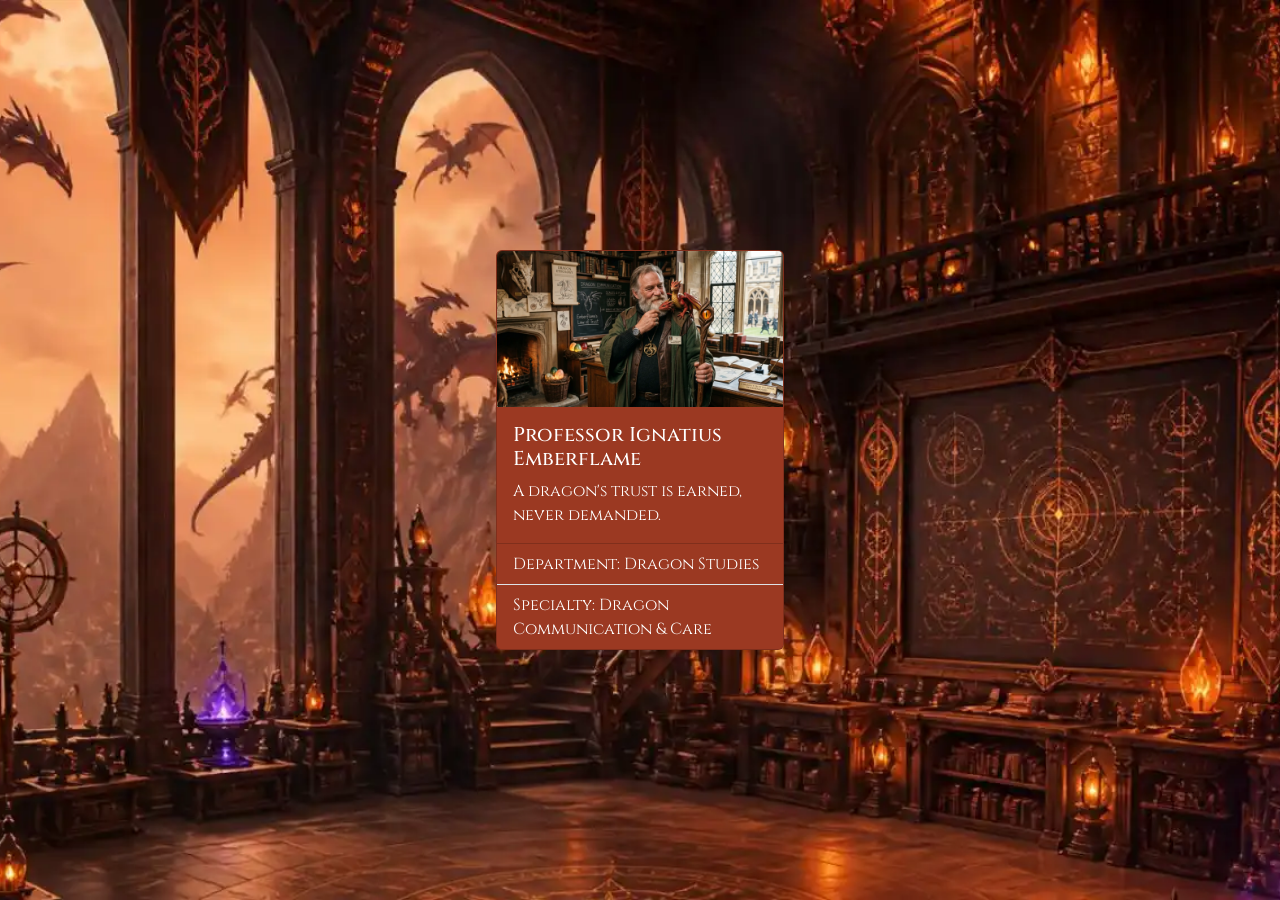
<file: professor3.html>
<!DOCTYPE html>
<html lang="en">
<head>
    <meta charset="UTF-8">
    <meta name="viewport" content="width=device-width, initial-scale=1.0">
    <title>Professor Luna Nightshade</title>
    <link rel="stylesheet" href="./style3.css"/>
    <link rel="preconnect" href="https://fonts.googleapis.com">
    <link rel="preconnect" href="https://fonts.gstatic.com" crossorigin>
    <link href="https://fonts.googleapis.com/css2?family=Cinzel:wght@400..900&display=swap" rel="stylesheet">
    <link href="https://cdn.jsdelivr.net/npm/bootstrap@5.3.8/dist/css/bootstrap.min.css" rel="stylesheet" integrity="sha384-sRIl4kxILFvY47J16cr9ZwB07vP4J8+LH7qKQnuqkuIAvNWLzeN8tE5YBujZqJLB" crossorigin="anonymous">
</head>
<body>
  <div class="flex-container">
    <div class="card" style="width: 18rem;">
  <img src="./assets/prof3.webp" class="card-img-top" alt="Professor Aldric Stormweaver">
  <div class="card-body">
    <h5 class="card-title">Professor Ignatius Emberflame</h5>
    <p class="card-text">A dragon's trust is earned, never demanded.</p>
  </div>
  <ul class="list-group list-group-flush">
    <li class="list-group-item">Department: Dragon Studies</li>
    <li class="list-group-item">Specialty: Dragon Communication & Care</li>

  </ul>

</div>
</div>
<script src="https://cdn.jsdelivr.net/npm/bootstrap@5.3.8/dist/js/bootstrap.bundle.min.js" integrity="sha384-FKyoEForCGlyvwx9Hj09JcYn3nv7wiPVlz7YYwJrWVcXK/BmnVDxM+D2scQbITxI" crossorigin="anonymous"></script>

</body>
</html>
</file>
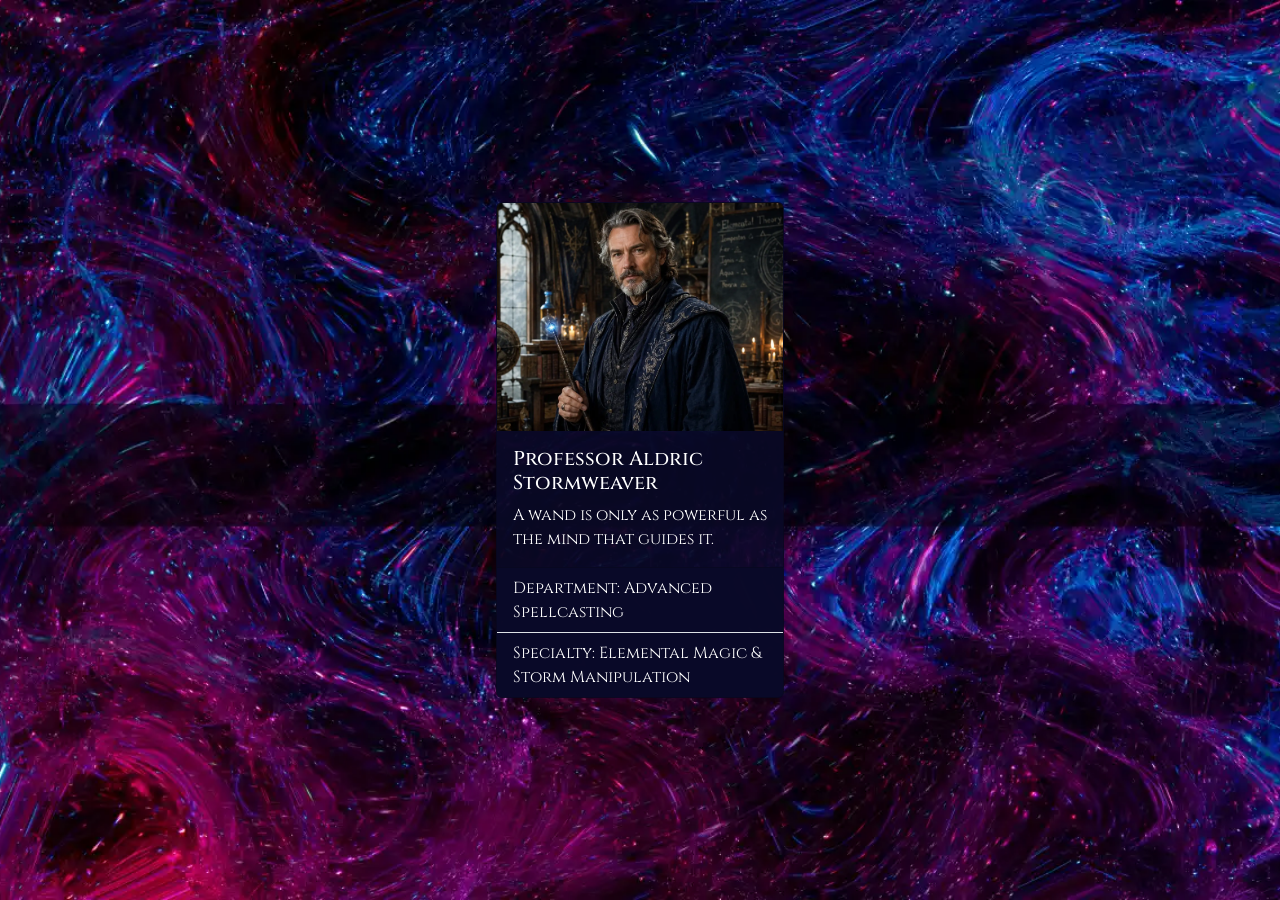
<file: proffesor 1.html>
<!DOCTYPE html>
<html lang="en">
<head>
    <meta charset="UTF-8">
    <meta name="viewport" content="width=device-width, initial-scale=1.0">
    <title>Professor Aldric Stormweaver</title>
    <link rel="stylesheet" href="./style1.css"/>
    <link rel="preconnect" href="https://fonts.googleapis.com">
    <link rel="preconnect" href="https://fonts.gstatic.com" crossorigin>
    <link href="https://fonts.googleapis.com/css2?family=Cinzel:wght@400..900&display=swap" rel="stylesheet">
    <link href="https://cdn.jsdelivr.net/npm/bootstrap@5.3.8/dist/css/bootstrap.min.css" rel="stylesheet" integrity="sha384-sRIl4kxILFvY47J16cr9ZwB07vP4J8+LH7qKQnuqkuIAvNWLzeN8tE5YBujZqJLB" crossorigin="anonymous">
</head>
<body>
  <div class="flex-container">
    <div class="card" style="width: 18rem;">
  <img src="./assets/prof1.webp" class="card-img-top" alt="Professor Aldric Stormweaver">
  <div class="card-body">
    <h5 class="card-title">Professor Aldric Stormweaver</h5>
    <p class="card-text">A wand is only as powerful as the mind that guides it.</p>
  </div>
  <ul class="list-group list-group-flush">
    <li class="list-group-item">Department: Advanced Spellcasting</li>
    <li class="list-group-item">Specialty: Elemental Magic & Storm Manipulation</li>

  </ul>

</div>
</div>
<script src="https://cdn.jsdelivr.net/npm/bootstrap@5.3.8/dist/js/bootstrap.bundle.min.js" integrity="sha384-FKyoEForCGlyvwx9Hj09JcYn3nv7wiPVlz7YYwJrWVcXK/BmnVDxM+D2scQbITxI" crossorigin="anonymous"></script>

</body>
</html>
</file>
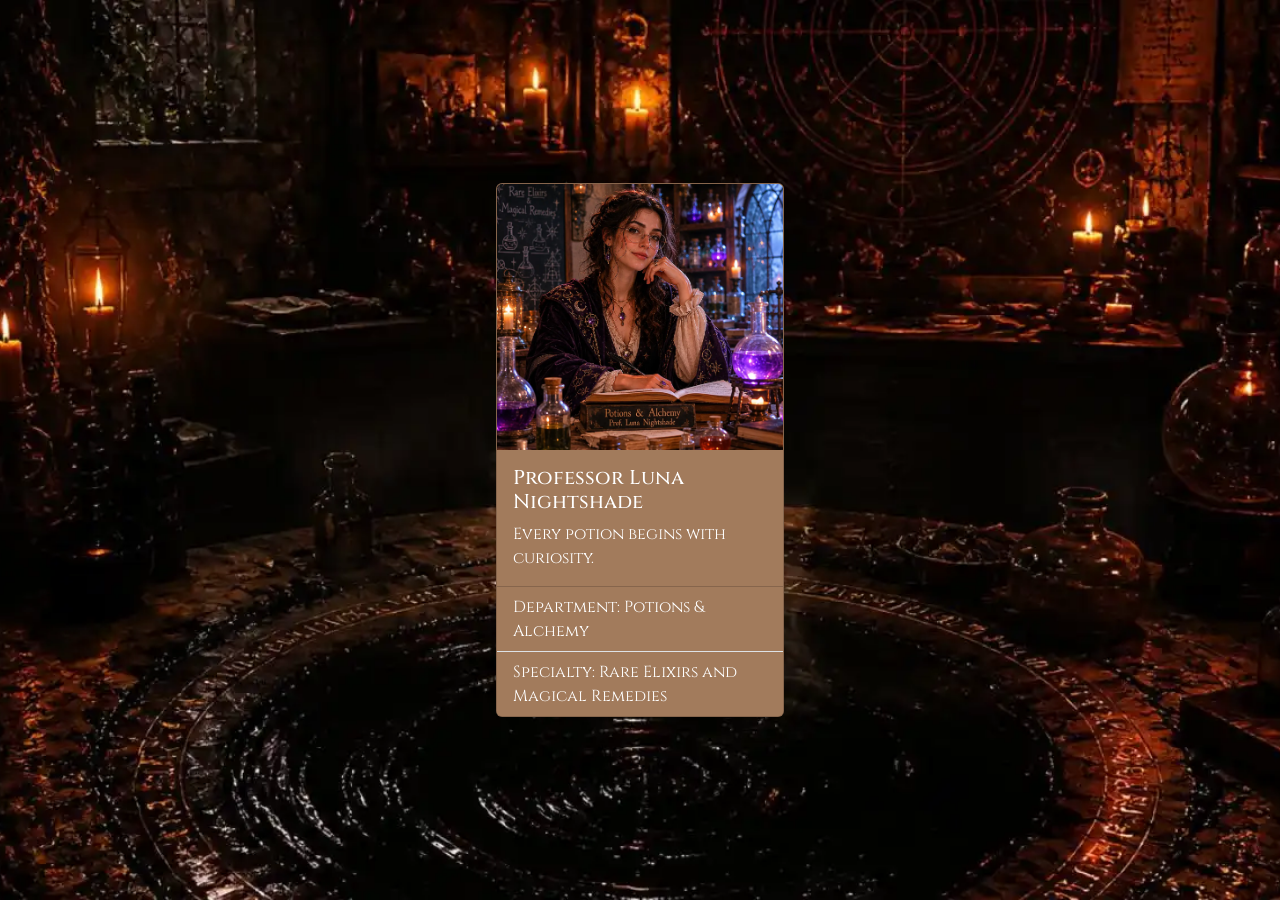
<file: proffesor2.html>
<!DOCTYPE html>
<html lang="en">
<head>
    <meta charset="UTF-8">
    <meta name="viewport" content="width=device-width, initial-scale=1.0">
    <title>Professor Luna Nightshade</title>
    <link rel="stylesheet" href="./style2.css"/>
    <link rel="preconnect" href="https://fonts.googleapis.com">
    <link rel="preconnect" href="https://fonts.gstatic.com" crossorigin>
    <link href="https://fonts.googleapis.com/css2?family=Cinzel:wght@400..900&display=swap" rel="stylesheet">
    <link href="https://cdn.jsdelivr.net/npm/bootstrap@5.3.8/dist/css/bootstrap.min.css" rel="stylesheet" integrity="sha384-sRIl4kxILFvY47J16cr9ZwB07vP4J8+LH7qKQnuqkuIAvNWLzeN8tE5YBujZqJLB" crossorigin="anonymous">
</head>
<body>
  <div class="flex-container">
    <div class="card" style="width: 18rem;">
  <img src="./assets/prof2.webp" class="card-img-top" alt="Professor Aldric Stormweaver">
  <div class="card-body">
    <h5 class="card-title">Professor Luna Nightshade</h5>
    <p class="card-text">Every potion begins with curiosity.</p>
  </div>
  <ul class="list-group list-group-flush">
    <li class="list-group-item">Department: Potions & Alchemy</li>
    <li class="list-group-item">Specialty: Rare Elixirs and Magical Remedies</li>

  </ul>

</div>
</div>
<script src="https://cdn.jsdelivr.net/npm/bootstrap@5.3.8/dist/js/bootstrap.bundle.min.js" integrity="sha384-FKyoEForCGlyvwx9Hj09JcYn3nv7wiPVlz7YYwJrWVcXK/BmnVDxM+D2scQbITxI" crossorigin="anonymous"></script>

</body>
</html>
</file>
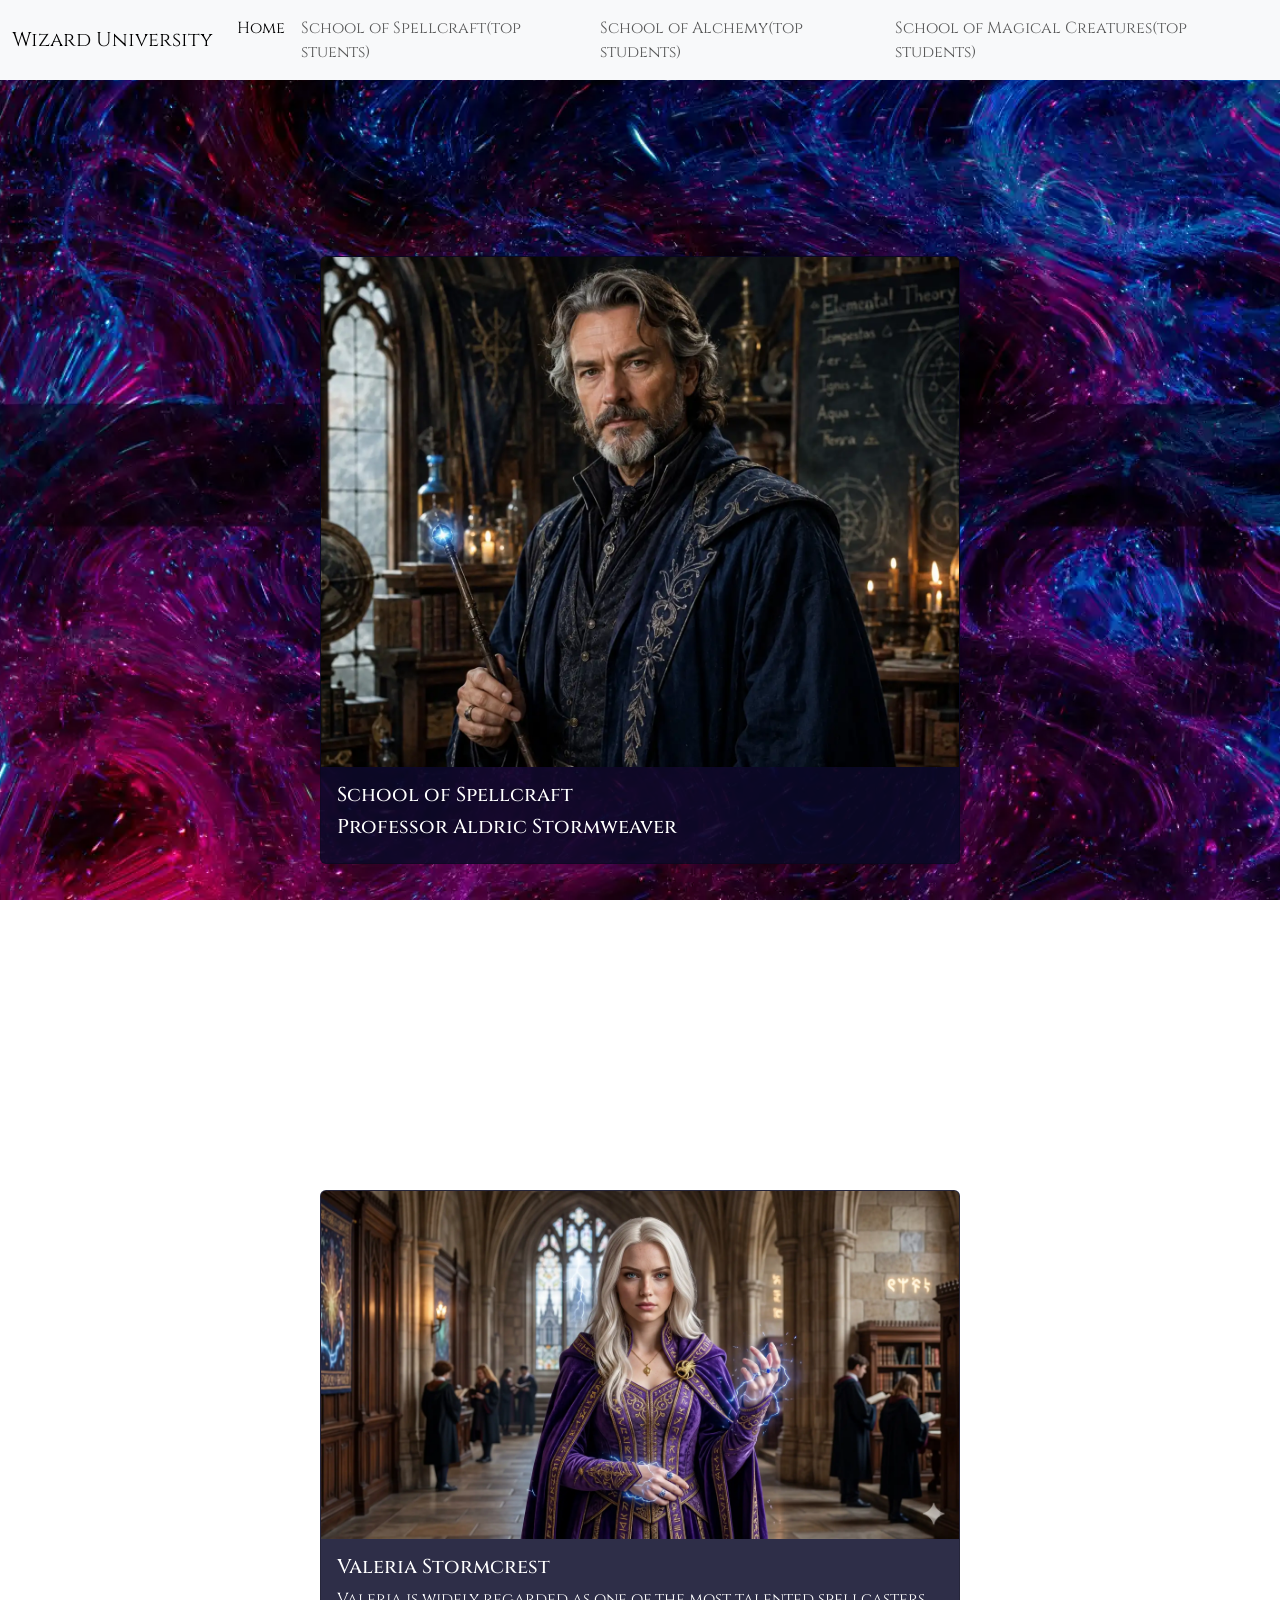
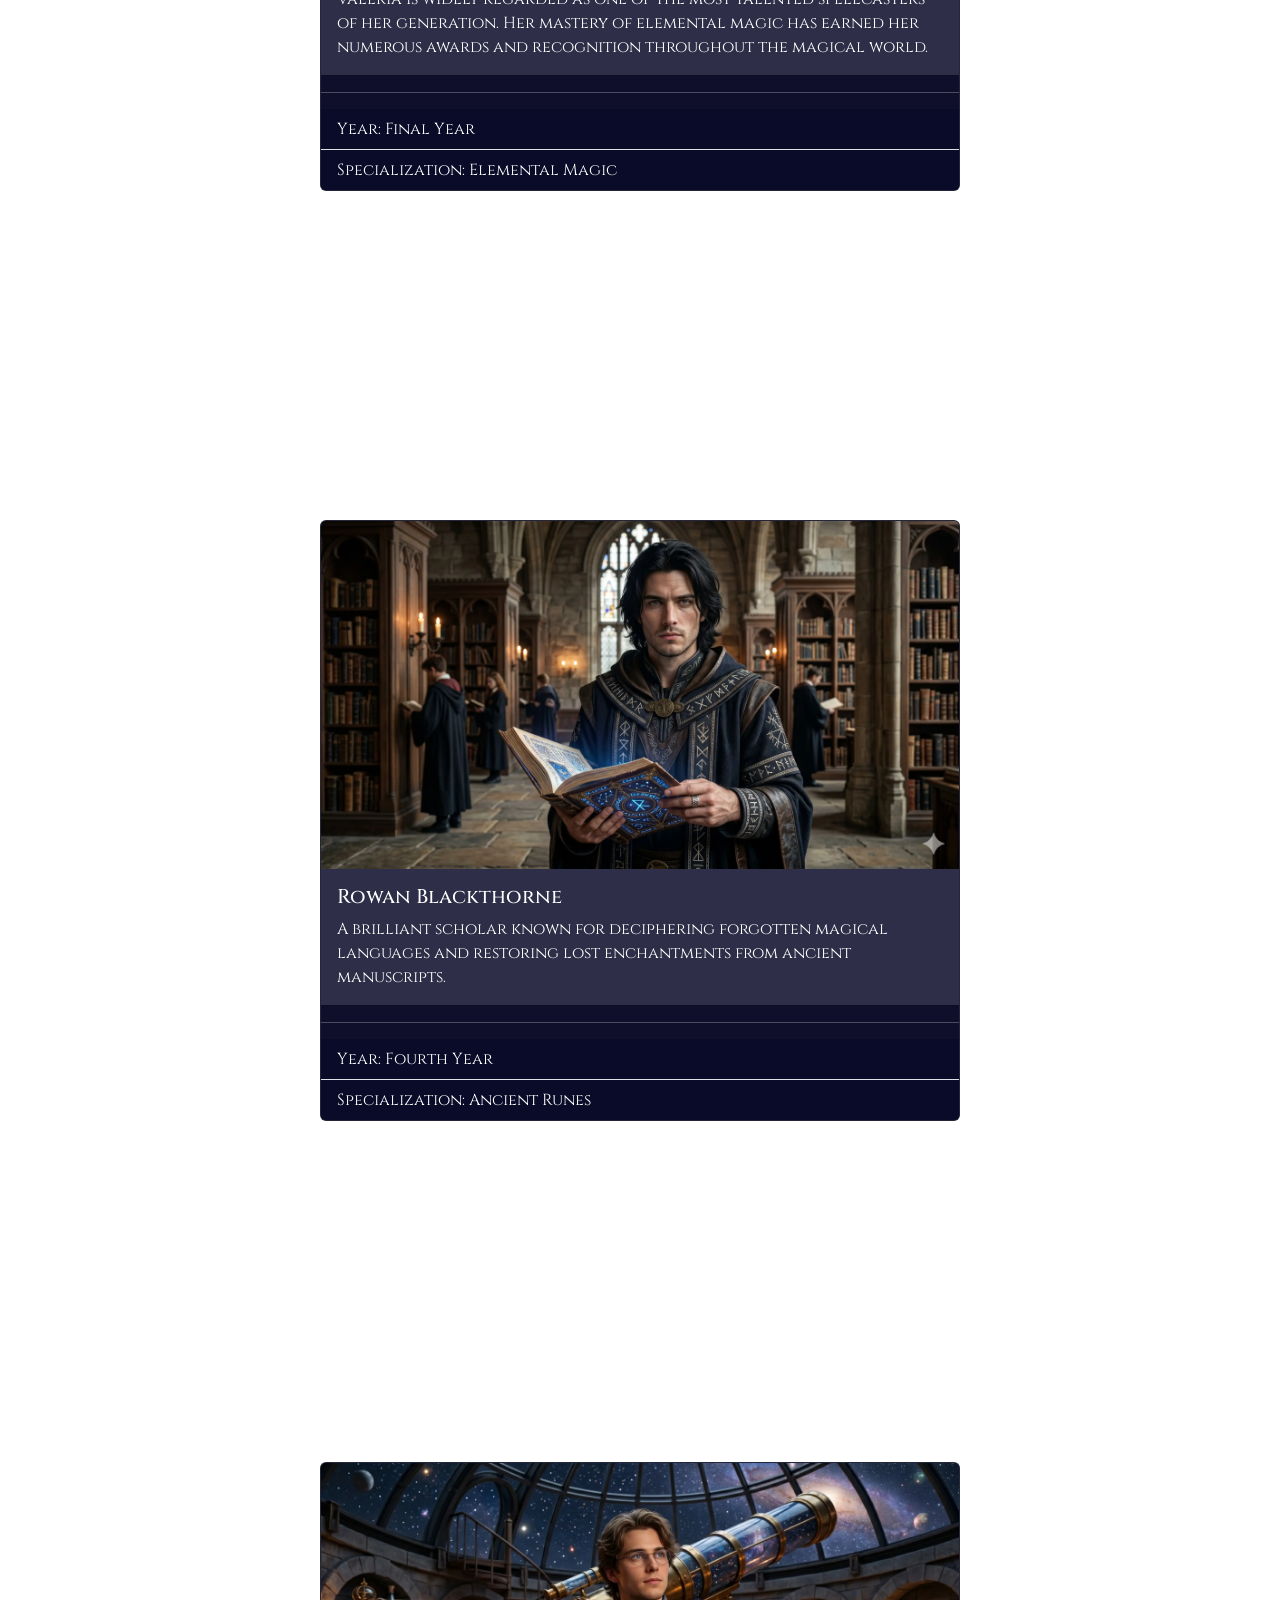
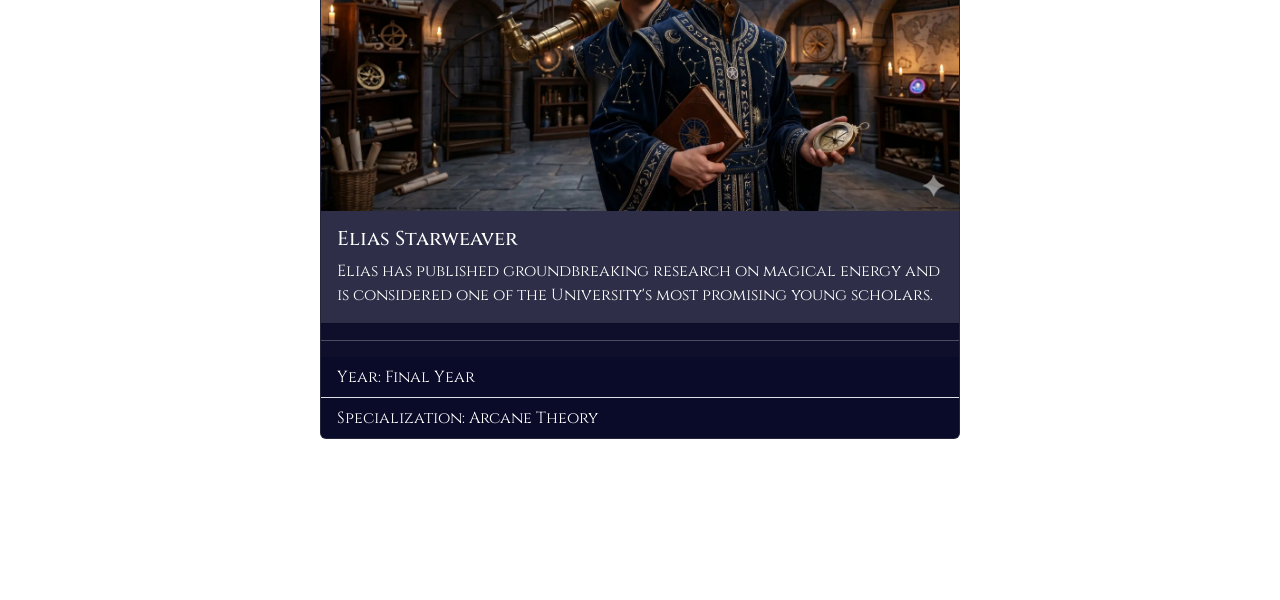
<file: topstu1.html>
<!DOCTYPE html>
<html lang="en">
<head>
    <meta charset="UTF-8">
    <meta name="viewport" content="width=device-width, initial-scale=1.0">
    <title>School of Spellcraft(top stuents)</title>
    <link rel="stylesheet" href="./style1.css"/>
    <link rel="preconnect" href="https://fonts.googleapis.com">
    <link rel="preconnect" href="https://fonts.gstatic.com" crossorigin>
    <link href="https://fonts.googleapis.com/css2?family=Cinzel:wght@400..900&display=swap" rel="stylesheet">
    <link href="https://cdn.jsdelivr.net/npm/bootstrap@5.3.8/dist/css/bootstrap.min.css" rel="stylesheet" integrity="sha384-sRIl4kxILFvY47J16cr9ZwB07vP4J8+LH7qKQnuqkuIAvNWLzeN8tE5YBujZqJLB" crossorigin="anonymous">
</head>
<style>
    .flex-container{
        margin-top: 30px !important;
    }

</style>
<body>
        <nav class="navbar navbar-expand-lg bg-body-tertiary">
  <div class="container-fluid">
    <a class="navbar-brand" href="./index.html">Wizard University</a>
    <button class="navbar-toggler" type="button" data-bs-toggle="collapse" data-bs-target="#navbarNav" aria-controls="navbarNav" aria-expanded="false" aria-label="Toggle navigation">
      <span class="navbar-toggler-icon"></span>
    </button>
    <div class="collapse navbar-collapse" id="navbarNav">
      <ul class="navbar-nav">
        <li class="nav-item">
          <a class="nav-link active" aria-current="page" href="./index.html">Home</a>
        </li>
        <li class="nav-item">
          <a class="nav-link" href="./topstu1.html">School of Spellcraft(top stuents)</a>
        </li>
        <li class="nav-item">
          <a class="nav-link" href="./topstu2.html">School of Alchemy(top students)</a>
        </li>
        <li class="nav-item">
          <a class="nav-link" href="./topstu3.html">School of Magical Creatures(top students)</a>
        </li>





      </ul>
    </div>
  </div>
</nav>










  <div class="flex-container">
    <div class="card" style="width: 40rem;">
  <img src="./assets/prof1.webp" class="card-img-top" alt="Professor Aldric Stormweaver">
  <div class="card-body">
    <h5 class="card-title">School of Spellcraft</h5>
    <h5 class="card-title">Professor Aldric Stormweaver</h5>

  </div>
  </div>
  </div>

    <div class="flex-container">
    <div class="card" style="width: 40rem;">
  <img src="./assets/st1.webp" class="card-img-top" alt="Professor Aldric Stormweaver">
  <div class="card-body">
    <h5 class="card-title">Valeria Stormcrest</h5>
    <p class="card-text">Valeria is widely regarded as one of the most talented spellcasters of her generation. Her mastery of elemental magic has earned her numerous awards and recognition throughout the magical world.</p>
  </div>
  <ul class="list-group list-group-flush"><hr>
    <li class="list-group-item">Year: Final Year</li>
    <li class="list-group-item">Specialization: Elemental Magic</li>

  </ul>

</div>
</div>

    <div class="flex-container">
    <div class="card" style="width: 40rem;">
  <img src="./assets/st2.webp" class="card-img-top" alt="Professor Aldric Stormweaver">
  <div class="card-body">
    <h5 class="card-title">Rowan Blackthorne</h5>
    <p class="card-text">A brilliant scholar known for deciphering forgotten magical languages and restoring lost enchantments from ancient manuscripts.</p>
  </div>
  <ul class="list-group list-group-flush"><hr>
    <li class="list-group-item">Year: Fourth Year</li>
    <li class="list-group-item">Specialization: Ancient Runes</li>

  </ul>

</div>
</div>


    <div class="flex-container">
    <div class="card" style="width: 40rem;">
  <img src="./assets/st3.webp" class="card-img-top" alt="Professor Aldric Stormweaver">
  <div class="card-body">
    <h5 class="card-title">Elias Starweaver</h5>
    <p class="card-text">Elias has published groundbreaking research on magical energy and is considered one of the University's most promising young scholars.</p>
  </div>
  <ul class="list-group list-group-flush"><hr>
    <li class="list-group-item">Year: Final Year</li>
    <li class="list-group-item">Specialization: Arcane Theory</li>

  </ul>

</div>
</div>



<script src="https://cdn.jsdelivr.net/npm/bootstrap@5.3.8/dist/js/bootstrap.bundle.min.js" integrity="sha384-FKyoEForCGlyvwx9Hj09JcYn3nv7wiPVlz7YYwJrWVcXK/BmnVDxM+D2scQbITxI" crossorigin="anonymous"></script>

</body>
</html>
</file>
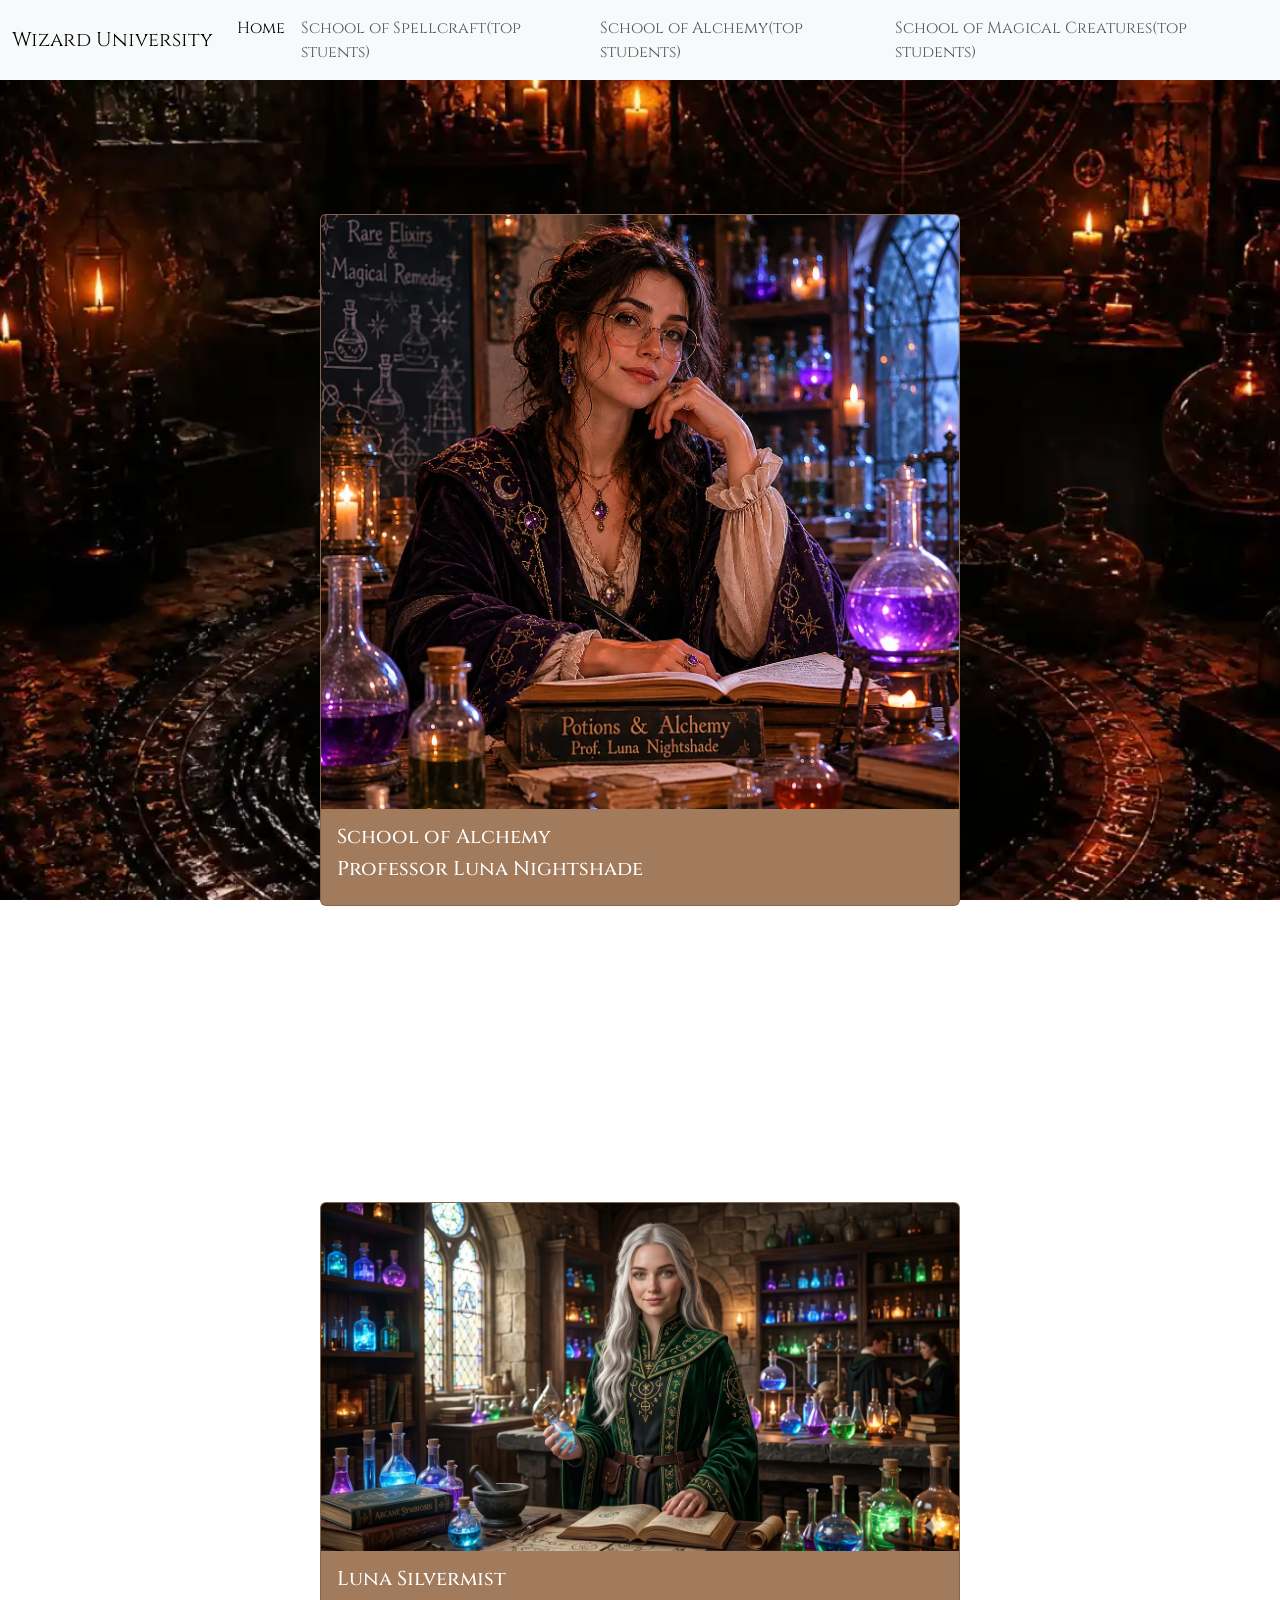
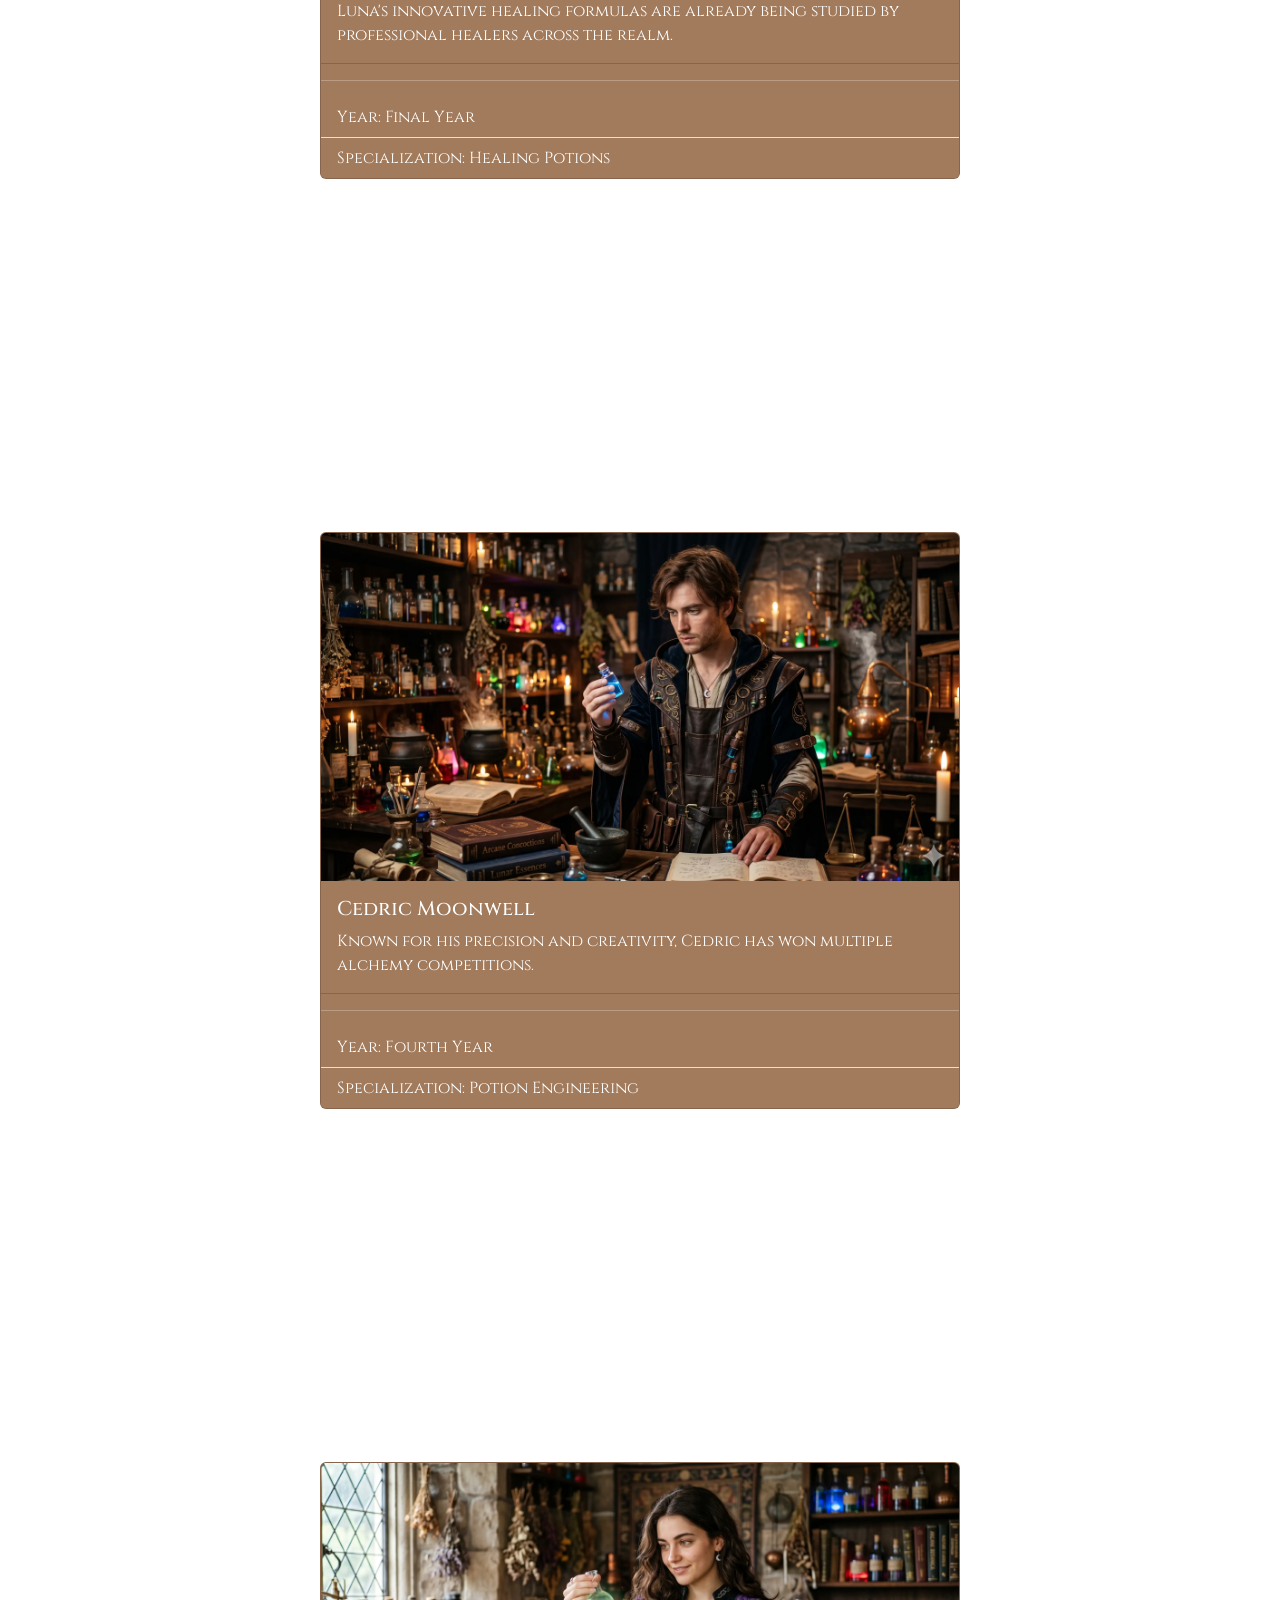
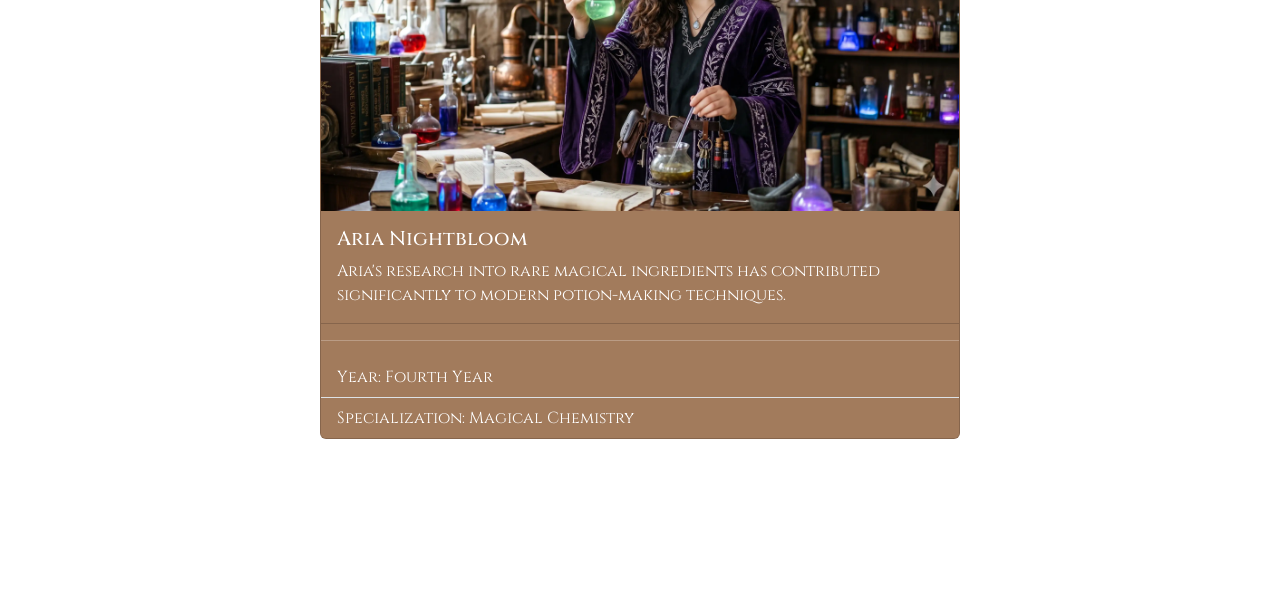
<file: topstu2.html>
<!DOCTYPE html>
<html lang="en">
<head>
    <meta charset="UTF-8">
    <meta name="viewport" content="width=device-width, initial-scale=1.0">
    <title>School of Alchemy(top students)</title>
    <link rel="stylesheet" href="./style2.css"/>
    <link rel="preconnect" href="https://fonts.googleapis.com">
    <link rel="preconnect" href="https://fonts.gstatic.com" crossorigin>
    <link href="https://fonts.googleapis.com/css2?family=Cinzel:wght@400..900&display=swap" rel="stylesheet">
    <link href="https://cdn.jsdelivr.net/npm/bootstrap@5.3.8/dist/css/bootstrap.min.css" rel="stylesheet" integrity="sha384-sRIl4kxILFvY47J16cr9ZwB07vP4J8+LH7qKQnuqkuIAvNWLzeN8tE5YBujZqJLB" crossorigin="anonymous">
</head>
<style>
    .flex-container{
        margin-top: 30px !important;
    }

</style>
<body>
        <nav class="navbar navbar-expand-lg bg-body-tertiary">
  <div class="container-fluid">
    <a class="navbar-brand" href="./index.html">Wizard University</a>
    <button class="navbar-toggler" type="button" data-bs-toggle="collapse" data-bs-target="#navbarNav" aria-controls="navbarNav" aria-expanded="false" aria-label="Toggle navigation">
      <span class="navbar-toggler-icon"></span>
    </button>
    <div class="collapse navbar-collapse" id="navbarNav">
      <ul class="navbar-nav">
        <li class="nav-item">
          <a class="nav-link active" aria-current="page" href="./index.html">Home</a>
        </li>
        <li class="nav-item">
          <a class="nav-link" href="./topstu1.html">School of Spellcraft(top stuents)</a>
        </li>
        <li class="nav-item">
          <a class="nav-link" href="./topstu2.html">School of Alchemy(top students)</a>
        </li>
        <li class="nav-item">
          <a class="nav-link" href="./topstu3.html">School of Magical Creatures(top students)</a>
        </li>





      </ul>
    </div>
  </div>
</nav>




  <div class="flex-container">
    <div class="card" style="width: 40rem; margin-bottom: 30px; margin-top: 30px;">
  <img src="./assets/prof2.webp" class="card-img-top" alt="Professor Aldric Stormweaver">
  <div class="card-body">
    <h5 class="card-title">School of Alchemy</h5>
    <h5 class="card-title">Professor Luna Nightshade</h5>

  </div>
  </div>
  </div>

    <div class="flex-container">
    <div class="card" style="width: 40rem;">
  <img src="./assets/sta1.webp" class="card-img-top" alt="Professor Aldric Stormweaver">
  <div class="card-body">
    <h5 class="card-title">Luna Silvermist</h5>
    <p class="card-text">Luna's innovative healing formulas are already being studied by professional healers across the realm.</p>
  </div>
  <ul class="list-group list-group-flush"><hr>
    <li class="list-group-item">Year: Final Year</li>
    <li class="list-group-item">Specialization: Healing Potions</li>

  </ul>

</div>
</div>

    <div class="flex-container">
    <div class="card" style="width: 40rem;">
  <img src="./assets/sta2.webp" class="card-img-top" alt="Professor Aldric Stormweaver">
  <div class="card-body">
    <h5 class="card-title">Cedric Moonwell</h5>
    <p class="card-text">Known for his precision and creativity, Cedric has won multiple alchemy competitions.</p>
  </div>
  <ul class="list-group list-group-flush"><hr>
    <li class="list-group-item">Year: Fourth Year</li>
    <li class="list-group-item">Specialization: Potion Engineering</li>

  </ul>

</div>
</div>


    <div class="flex-container">
    <div class="card" style="width: 40rem;">
  <img src="./assets/sta3 .webp" class="card-img-top" alt="Professor Aldric Stormweaver">
  <div class="card-body">
    <h5 class="card-title">Aria Nightbloom</h5>
    <p class="card-text">Aria's research into rare magical ingredients has contributed significantly to modern potion-making techniques.</p>
  </div>
  <ul class="list-group list-group-flush"><hr>
    <li class="list-group-item">Year: Fourth Year</li>
    <li class="list-group-item">Specialization: Magical Chemistry</li>

  </ul>

</div>
</div>



<script src="https://cdn.jsdelivr.net/npm/bootstrap@5.3.8/dist/js/bootstrap.bundle.min.js" integrity="sha384-FKyoEForCGlyvwx9Hj09JcYn3nv7wiPVlz7YYwJrWVcXK/BmnVDxM+D2scQbITxI" crossorigin="anonymous"></script>

</body>
</html>
</file>
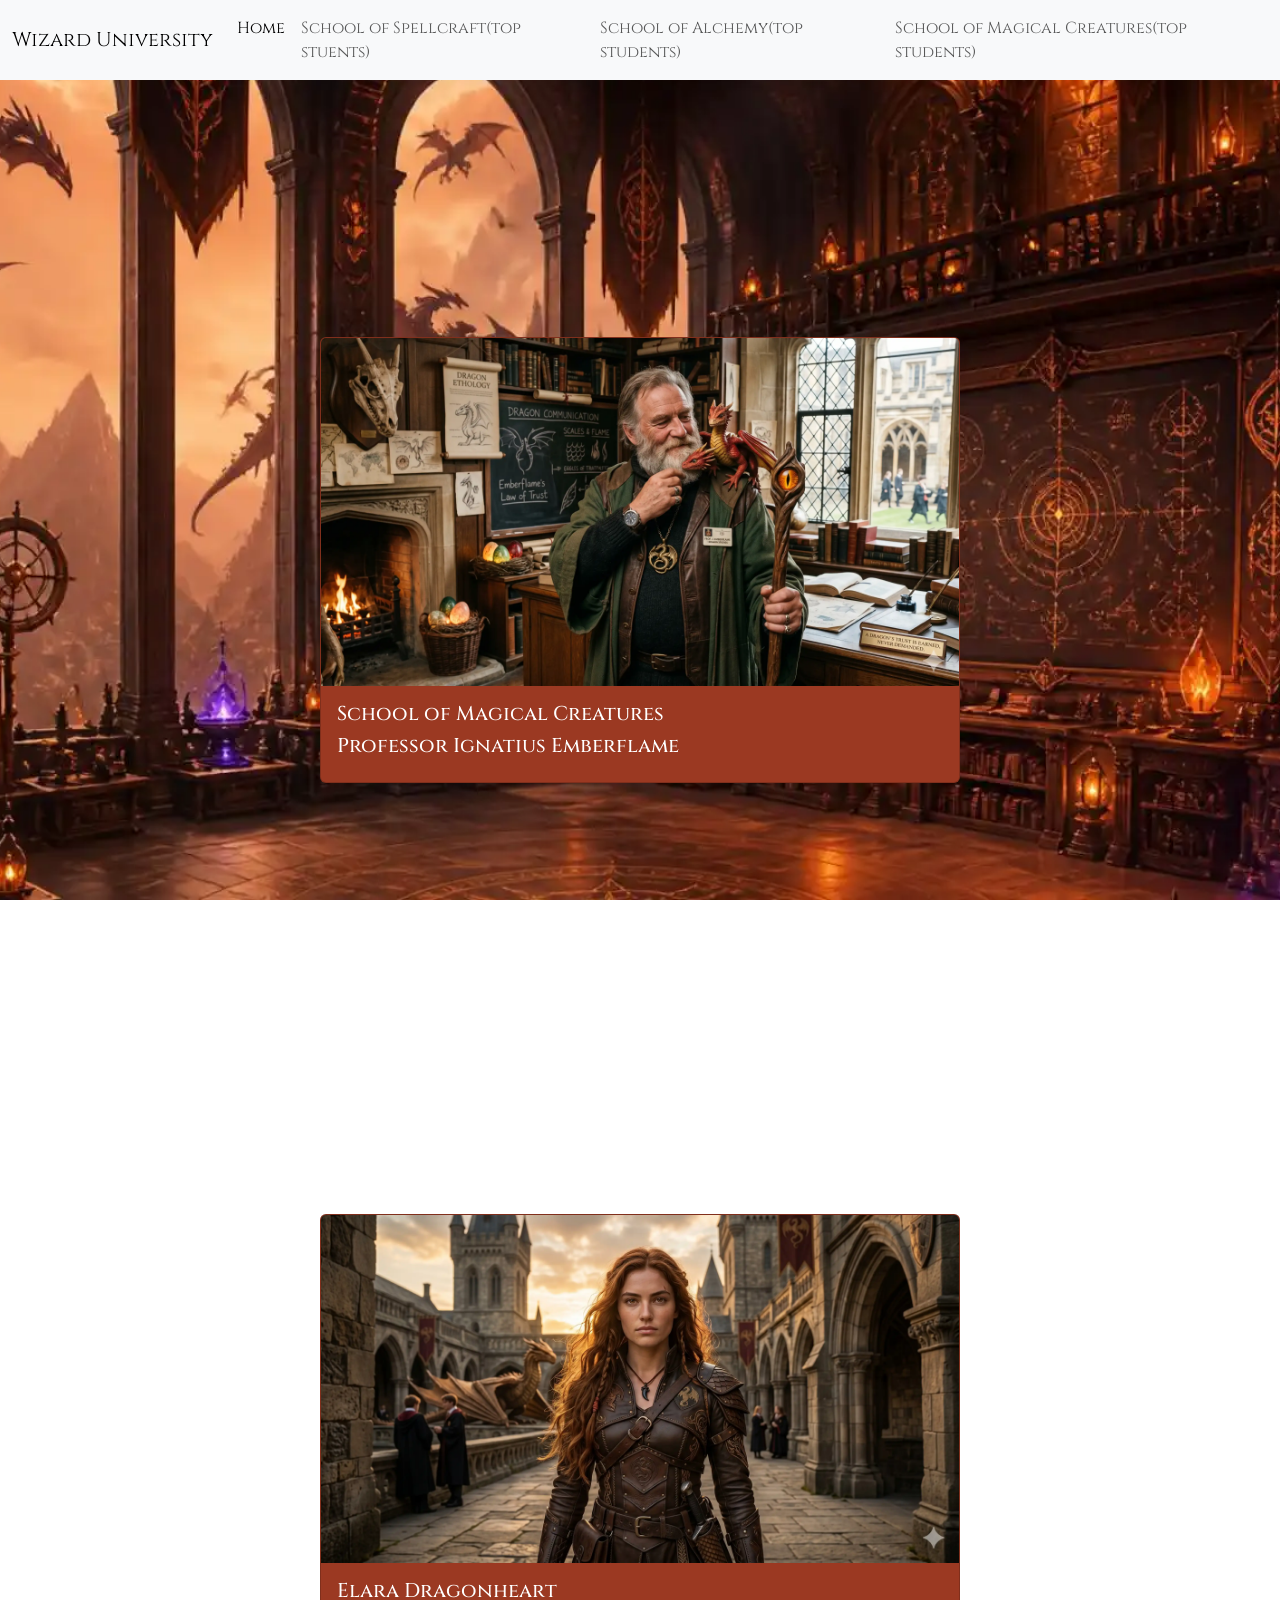
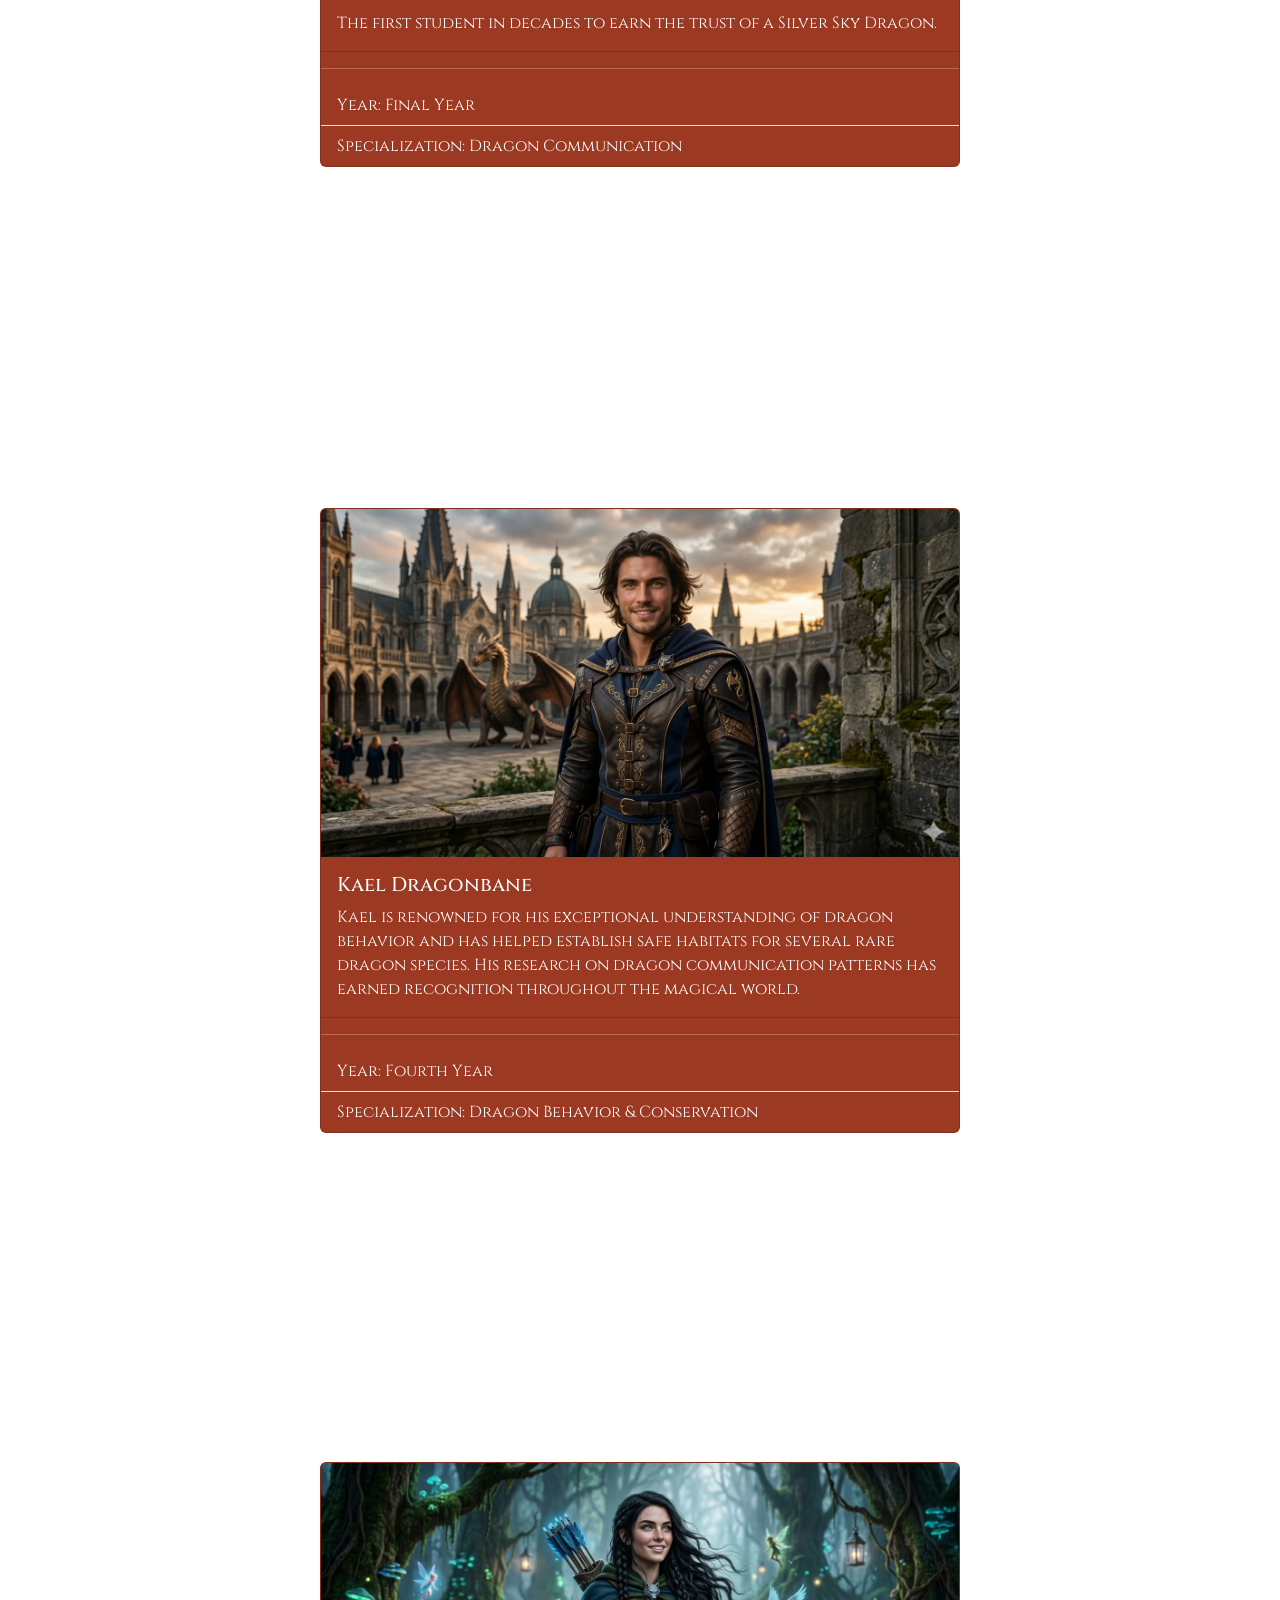
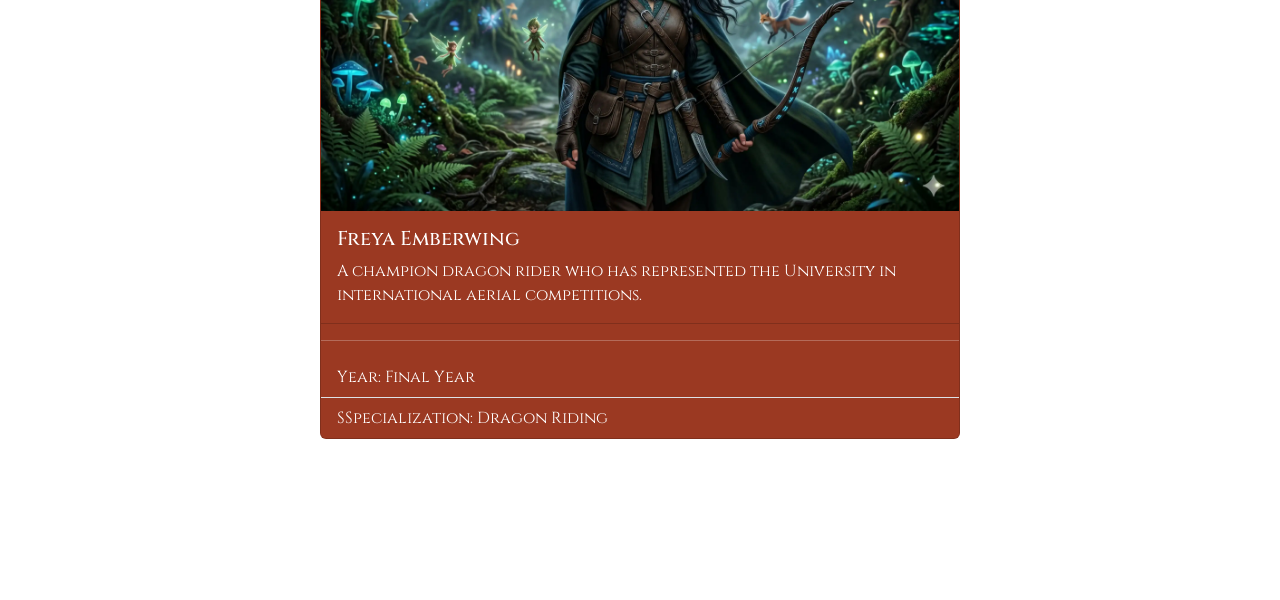
<file: topstu3.html>
<!DOCTYPE html>
<html lang="en">
<head>
    <meta charset="UTF-8">
    <meta name="viewport" content="width=device-width, initial-scale=1.0">
    <title>Professor Aldric Stormweaver</title>
    <link rel="stylesheet" href="./style3.css"/>
    <link rel="preconnect" href="https://fonts.googleapis.com">
    <link rel="preconnect" href="https://fonts.gstatic.com" crossorigin>
    <link href="https://fonts.googleapis.com/css2?family=Cinzel:wght@400..900&display=swap" rel="stylesheet">
    <link href="https://cdn.jsdelivr.net/npm/bootstrap@5.3.8/dist/css/bootstrap.min.css" rel="stylesheet" integrity="sha384-sRIl4kxILFvY47J16cr9ZwB07vP4J8+LH7qKQnuqkuIAvNWLzeN8tE5YBujZqJLB" crossorigin="anonymous">
</head>
<style>
    .flex-container{
        margin-top: 30px !important;
    }

</style>
<body>
        <nav class="navbar navbar-expand-lg bg-body-tertiary">
  <div class="container-fluid">
    <a class="navbar-brand" href="./index.html">Wizard University</a>
    <button class="navbar-toggler" type="button" data-bs-toggle="collapse" data-bs-target="#navbarNav" aria-controls="navbarNav" aria-expanded="false" aria-label="Toggle navigation">
      <span class="navbar-toggler-icon"></span>
    </button>
    <div class="collapse navbar-collapse" id="navbarNav">
      <ul class="navbar-nav">
        <li class="nav-item">
          <a class="nav-link active" aria-current="page" href="./index.html">Home</a>
        </li>
        <li class="nav-item">
          <a class="nav-link" href="./topstu1.html">School of Spellcraft(top stuents)</a>
        </li>
        <li class="nav-item">
          <a class="nav-link" href="./topstu2.html">School of Alchemy(top students)</a>
        </li>
        <li class="nav-item">
          <a class="nav-link" href="./topstu3.html">School of Magical Creatures(top students)</a>
        </li>





      </ul>
    </div>
  </div>
</nav>




  <div class="flex-container">
    <div class="card" style="width: 40rem; margin-bottom: 30px; margin-top: 30px;">
  <img src="./assets/prof3.webp" class="card-img-top" alt="Professor Aldric Stormweaver">
  <div class="card-body">
    <h5 class="card-title">School of Magical Creatures</h5>
    <h5 class="card-title">Professor Ignatius Emberflame</h5>

  </div>
  </div>
  </div>

    <div class="flex-container">
    <div class="card" style="width: 40rem;">
  <img src="./assets/std1.webp" class="card-img-top" alt="Professor Aldric Stormweaver">
  <div class="card-body">
    <h5 class="card-title">Elara Dragonheart</h5>
    <p class="card-text">The first student in decades to earn the trust of a Silver Sky Dragon.</p>
  </div>
  <ul class="list-group list-group-flush"><hr>
    <li class="list-group-item">Year: Final Year</li>
    <li class="list-group-item">Specialization: Dragon Communication</li>

  </ul>

</div>
</div>




    <div class="flex-container">
    <div class="card" style="width: 40rem;">
  <img src="./assets/std2.webp" class="card-img-top" alt="Professor Aldric Stormweaver">
  <div class="card-body">
    <h5 class="card-title">Kael Dragonbane</h5>
    <p class="card-text">Kael is renowned for his exceptional understanding of dragon behavior and has helped establish safe habitats for several rare dragon species. His research on dragon communication patterns has earned recognition throughout the magical world.</p>
  </div>
  <ul class="list-group list-group-flush"><hr>
    <li class="list-group-item">Year: Fourth Year</li>
    <li class="list-group-item">Specialization: Dragon Behavior & Conservation</li>

  </ul>

</div>
</div>

    <div class="flex-container">
    <div class="card" style="width: 40rem;">
  <img src="./assets/std3.webp" class="card-img-top" alt="Professor Aldric Stormweaver">
  <div class="card-body">
    <h5 class="card-title">Freya Emberwing</h5>

    <p class="card-text">A champion dragon rider who has represented the University in international aerial competitions.</p>
  </div>
  <ul class="list-group list-group-flush"><hr>
    <li class="list-group-item">Year: Final Year</li>
    <li class="list-group-item">SSpecialization: Dragon Riding</li>

  </ul>

</div>
</div>



<script src="https://cdn.jsdelivr.net/npm/bootstrap@5.3.8/dist/js/bootstrap.bundle.min.js" integrity="sha384-FKyoEForCGlyvwx9Hj09JcYn3nv7wiPVlz7YYwJrWVcXK/BmnVDxM+D2scQbITxI" crossorigin="anonymous"></script>

</body>
</html>
</file>
<file: style3.css>
body{
    background-image: url('./assets/back3.webp') !important;
    background-size: cover !important;
    background-position: center !important;
    background-repeat: no-repeat !important;
    background-attachment: fixed !important;
    font-family: "Cinzel", serif !important;
    font-weight: 400;
    font-style: normal;  

}
.flex-container{
      display: flex;
      height: 100vh;
      align-items: center;
      justify-content: center;
      
}


.card, 
.list-group-flush,
.list-group-item {
  background-color: #9B3922 !important;
  color: white !important;

}
</file>
<file: style1.css>
body{
    background-image: url('./assets/2.webp') !important;
    background-size: cover !important;
    background-position: center !important;
    background-repeat: no-repeat !important;
    background-attachment: fixed !important;
    font-family: "Cinzel", serif !important;
    font-weight: 400;
    font-style: normal;  

}
.flex-container{
      display: flex;
      height: 100vh;
      align-items: center;
      justify-content: center;
      
}


.card, 
.list-group-flush,
.list-group-item {
  background-color: rgba(10, 10, 40, 0.85) !important;
  color: white !important;

}
</file>
<file: style2.css>
body{
    background-image: url('./assets/back2.webp') !important;
    background-size: cover !important;
    background-position: center !important;
    background-repeat: no-repeat !important;
    background-attachment: fixed !important;
    font-family: "Cinzel", serif !important;
    font-weight: 400;
    font-style: normal;  

}
.flex-container{
      display: flex;
      height: 100vh;
      align-items: center;
      justify-content: center;
      
}


.card, 
.list-group-flush,
.list-group-item {
  background-color: #A27B5C !important;
  color: white !important;

}
</file>
